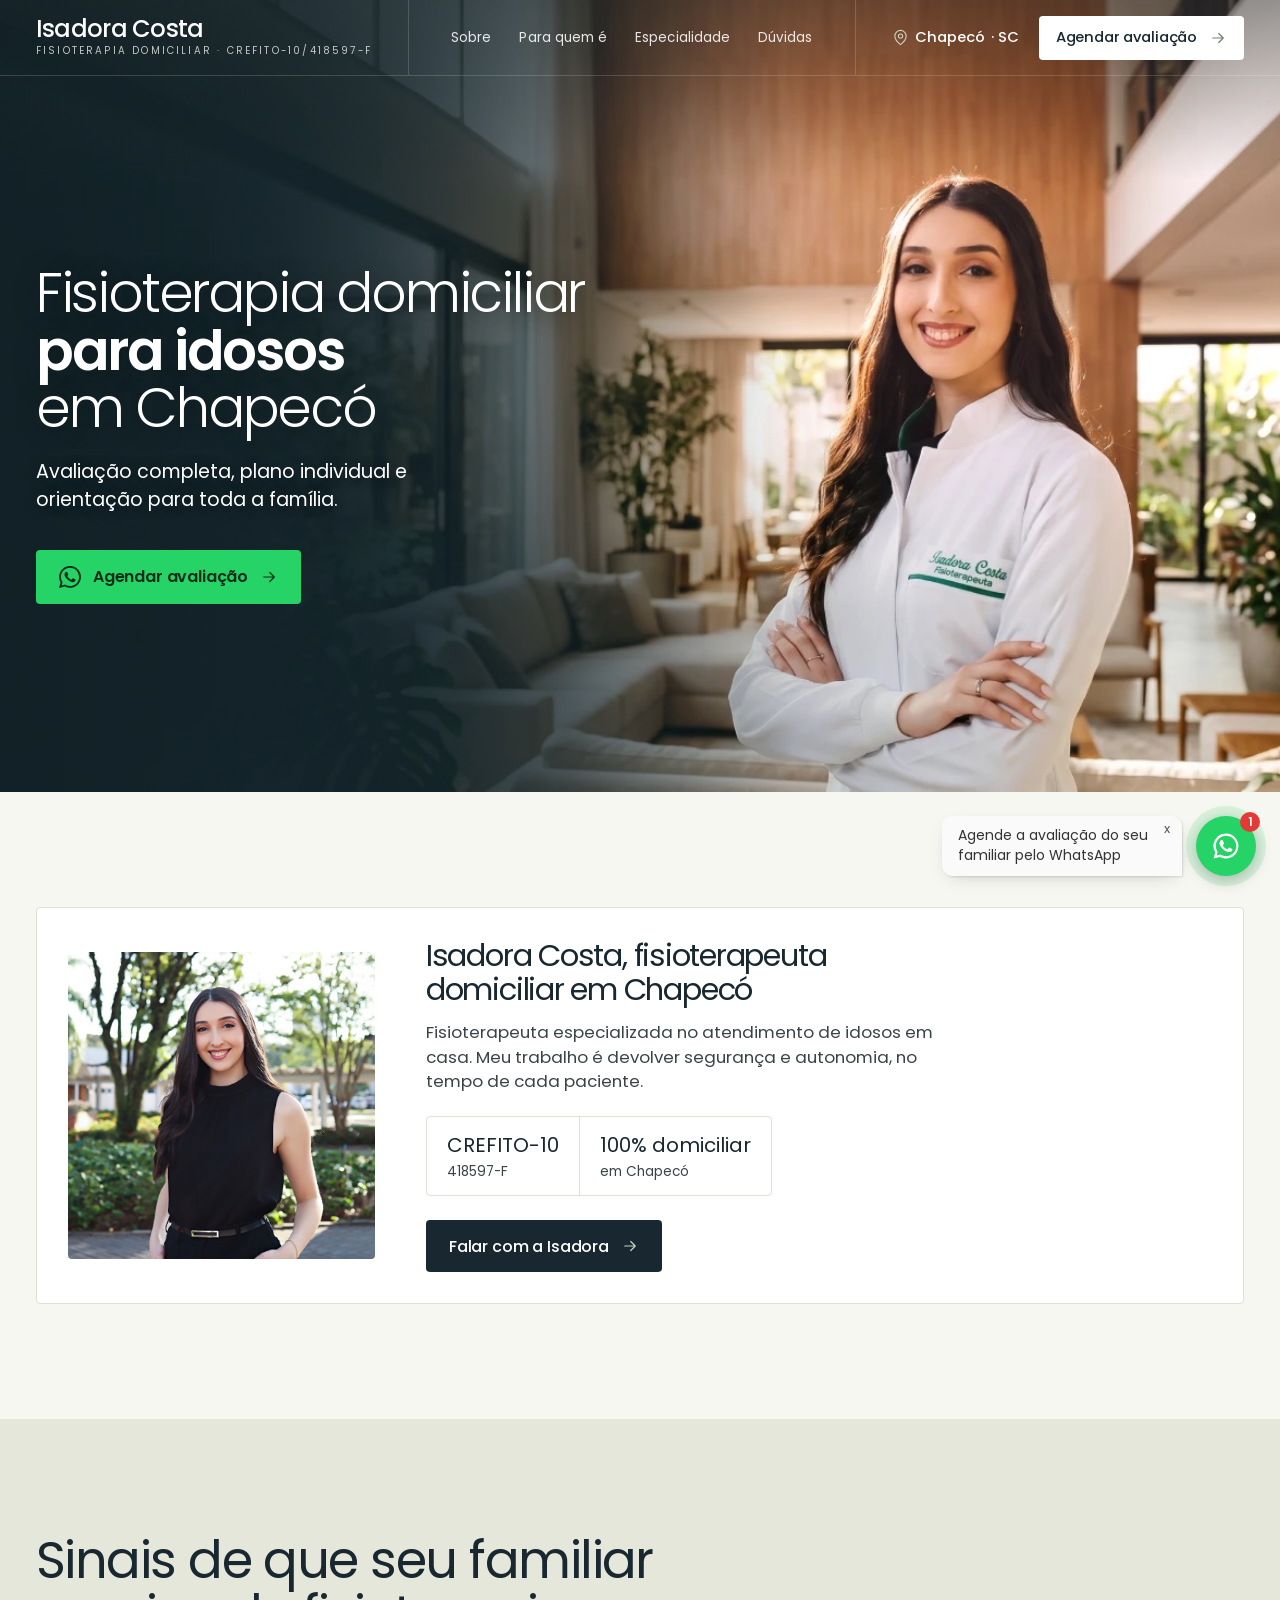
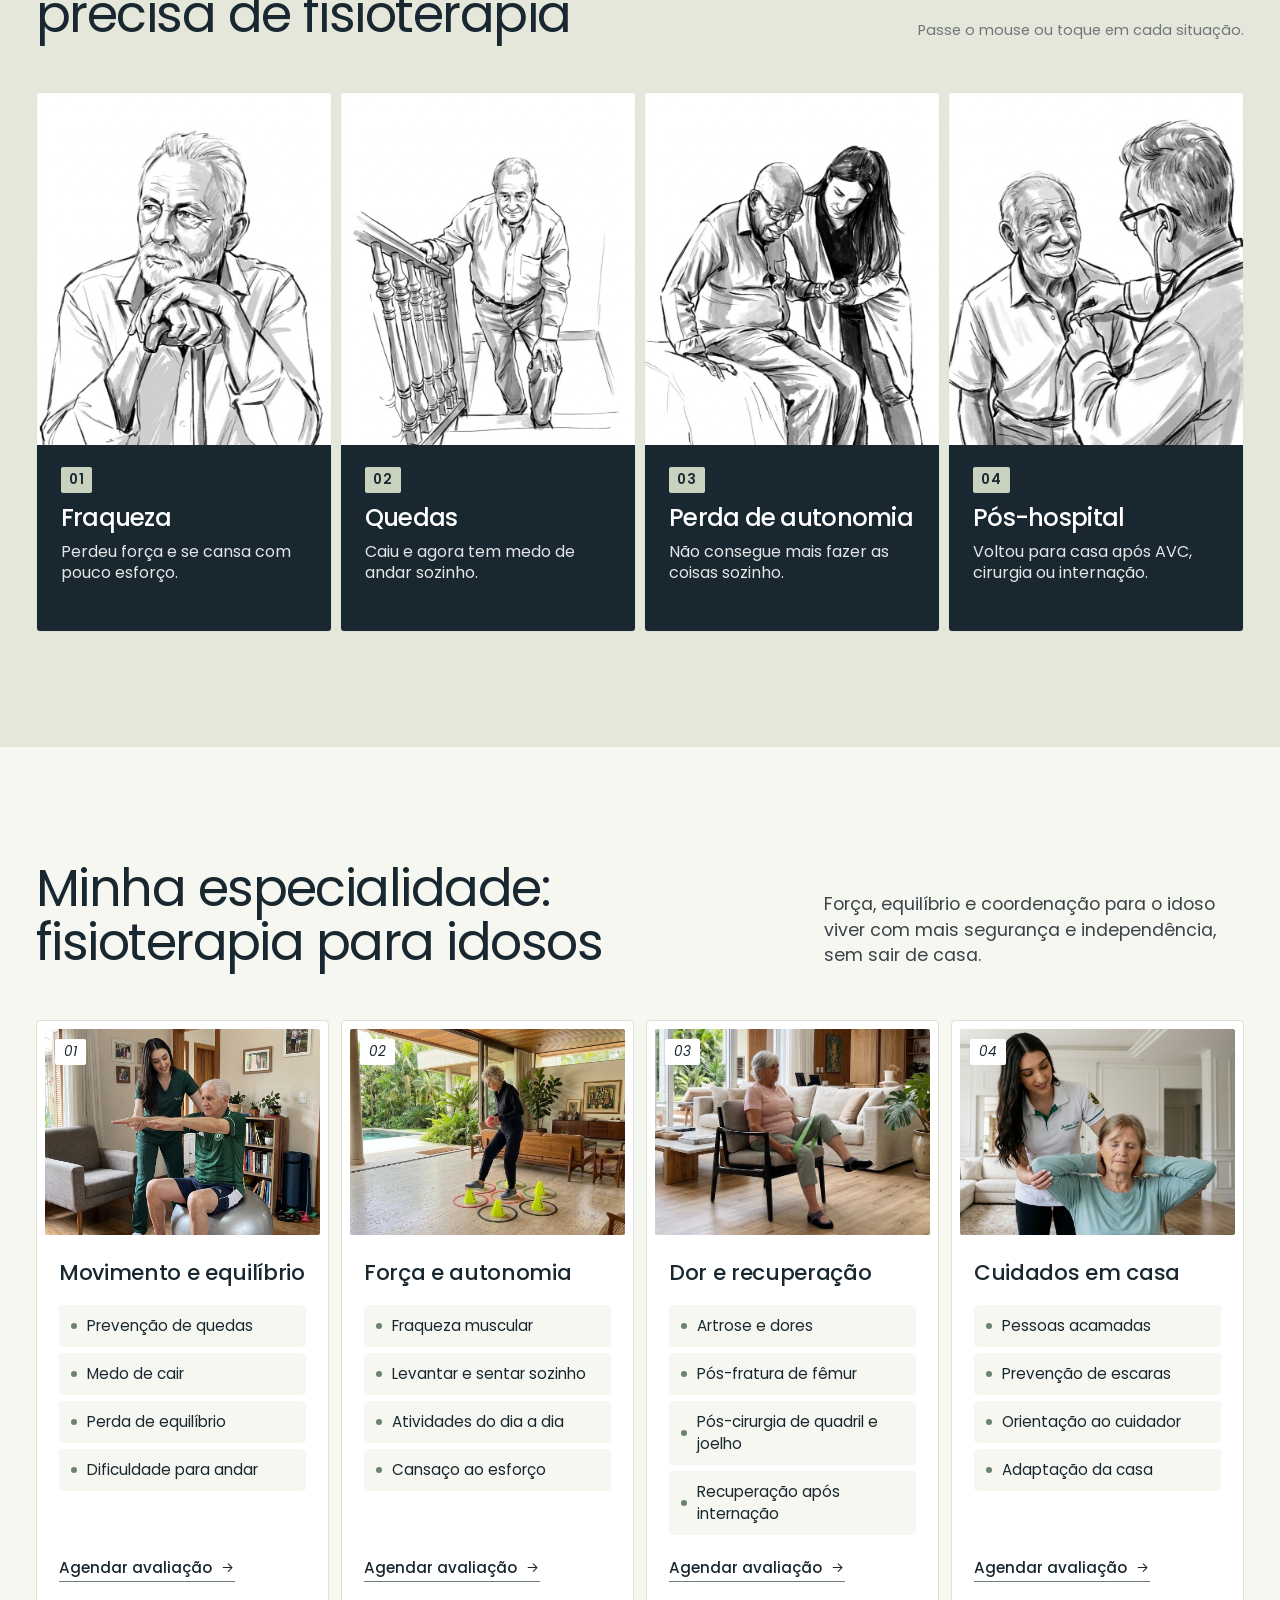
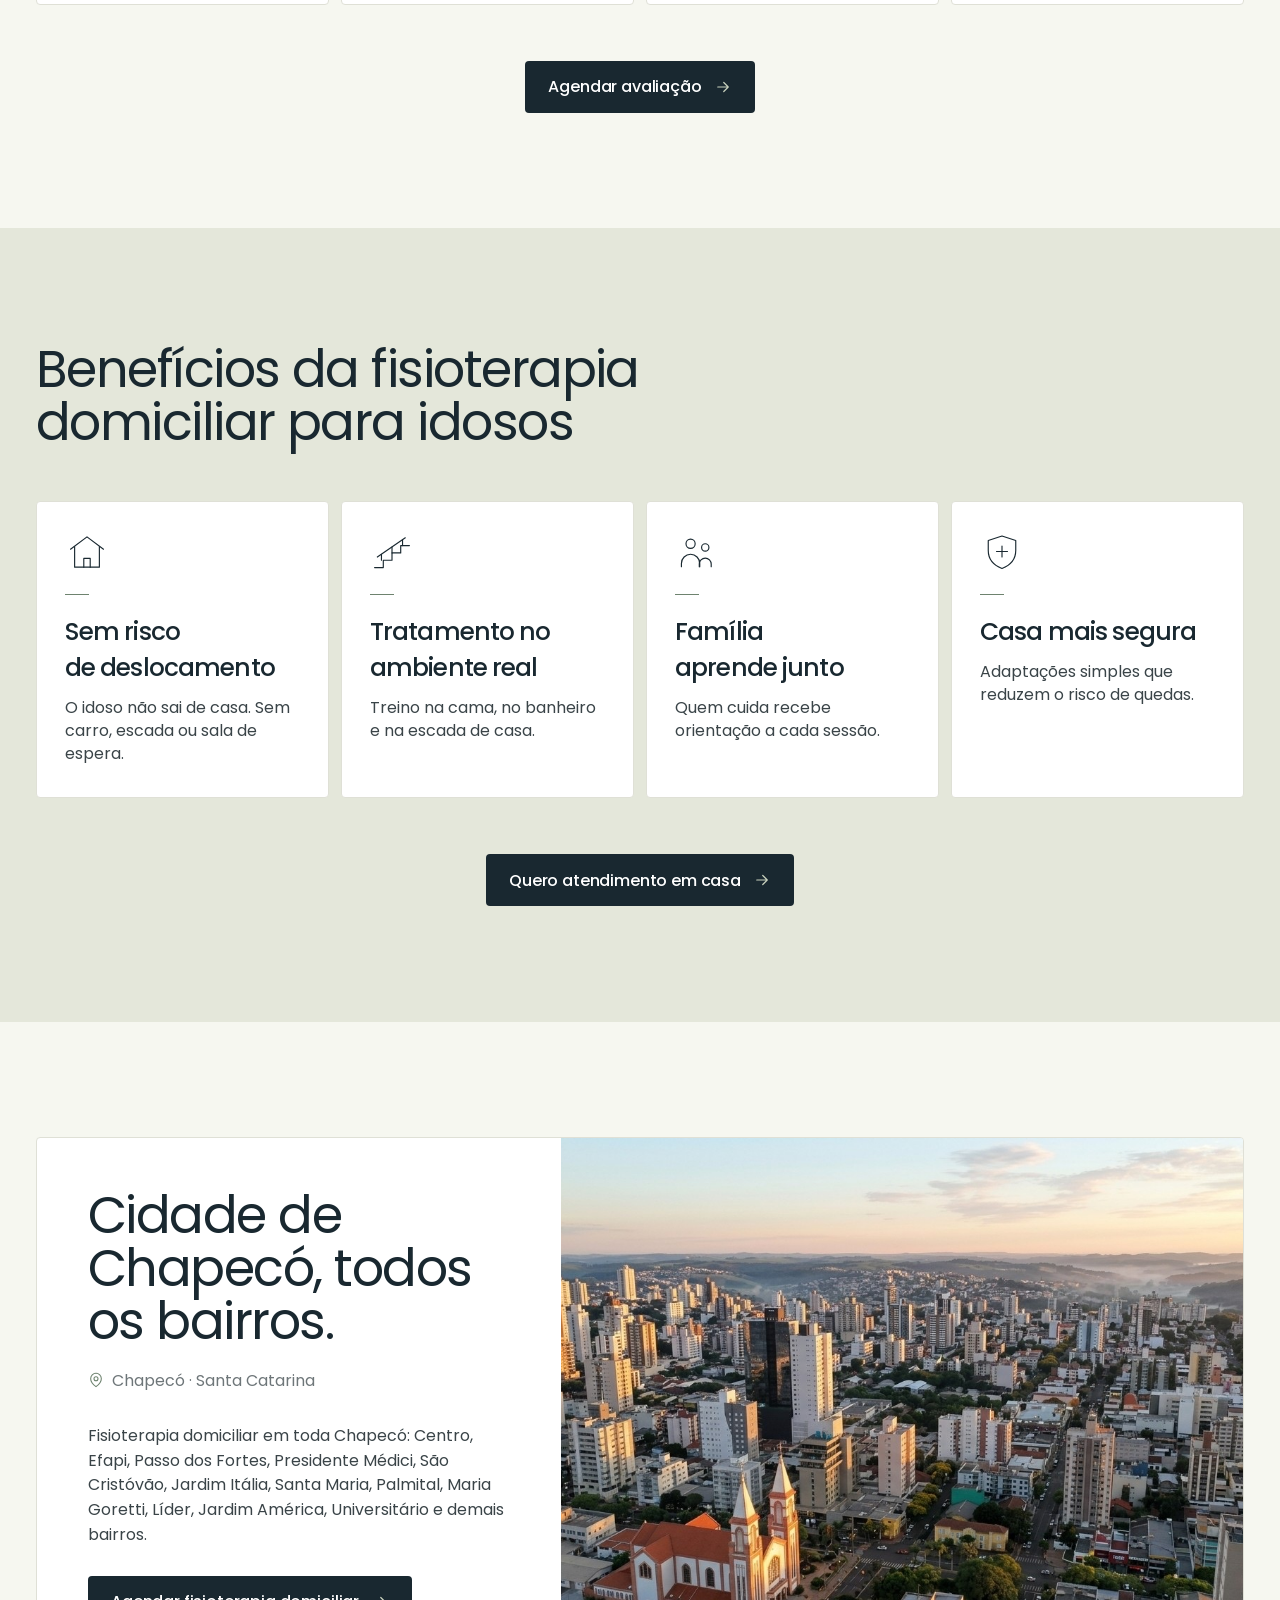
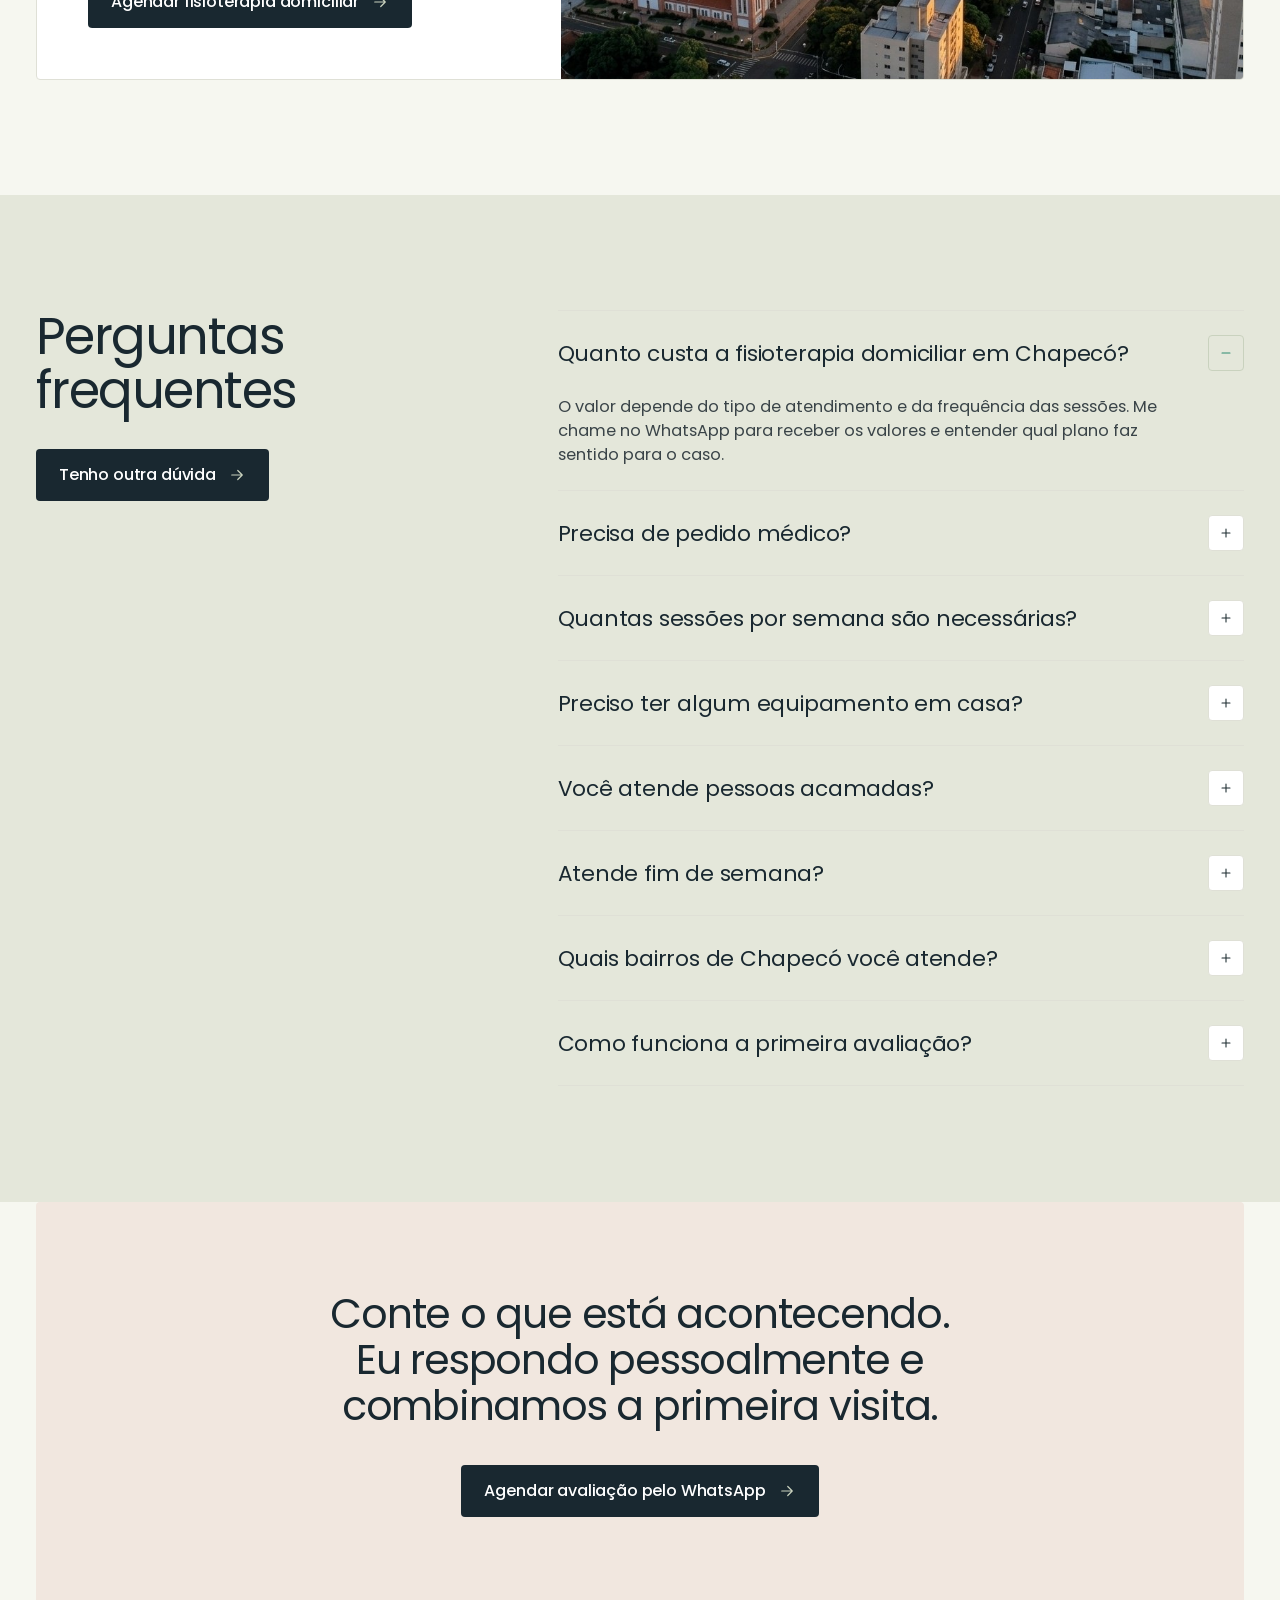
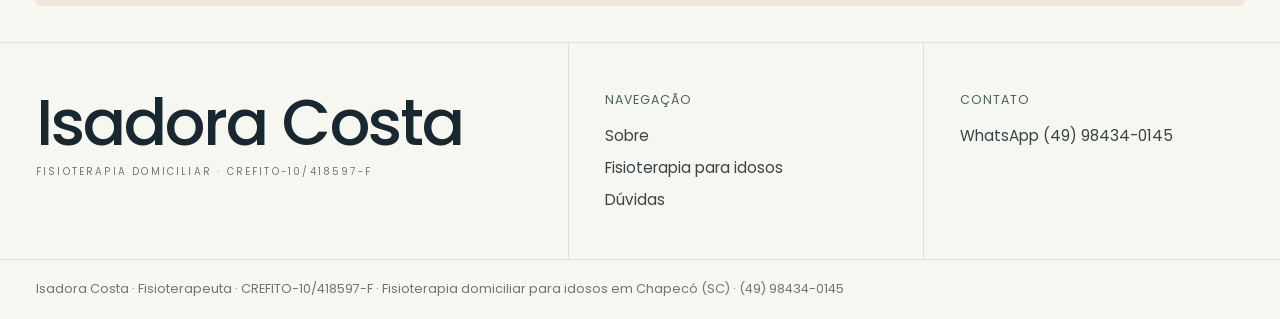
<file: index.html>
<!doctype html>
<html lang="pt-BR">
<head>
  <meta charset="utf-8">
  <meta name="viewport" content="width=device-width, initial-scale=1">
  <title>Fisioterapia Domiciliar para Idosos em Chapecó | Isadora Costa</title>
  <meta name="description" content="Fisioterapeuta domiciliar em Chapecó (SC). Idosos atendidos em casa: quedas, fraqueza, equilíbrio e pós-hospital. Agende a avaliação pelo WhatsApp.">
  <meta name="robots" content="index, follow, max-image-preview:large">
  <meta name="author" content="Isadora Costa">
  <link rel="canonical" href="https://fisioisadoracosta.com.br/">
  <meta name="theme-color" content="#F6F7F0">

  <!-- Local -->
  <meta name="geo.region" content="BR-SC">
  <meta name="geo.placename" content="Chapecó">
  <meta name="geo.position" content="-27.1004;-52.6152">
  <meta name="ICBM" content="-27.1004, -52.6152">

  <!-- Compartilhamento -->
  <meta property="og:type" content="website">
  <meta property="og:locale" content="pt_BR">
  <meta property="og:site_name" content="Isadora Costa · Fisioterapia Domiciliar">
  <meta property="og:url" content="https://fisioisadoracosta.com.br/">
  <meta property="og:title" content="Fisioterapia Domiciliar para Idosos em Chapecó | Isadora Costa">
  <meta property="og:description" content="Atendimento de fisioterapia para idosos em casa, em todos os bairros de Chapecó. Agende a avaliação pelo WhatsApp.">
  <meta property="og:image" content="https://fisioisadoracosta.com.br/img/hero-isadora.jpg">
  <meta property="og:image:width" content="1440">
  <meta property="og:image:height" content="728">
  <meta property="og:image:alt" content="Isadora Costa, fisioterapeuta domiciliar em Chapecó">
  <meta name="twitter:card" content="summary_large_image">

  <link rel="icon" href="/favicon.ico" sizes="48x48">
  <link rel="icon" href="/favicon-96.png" type="image/png" sizes="96x96">
  <link rel="icon" href="/favicon-192.png" type="image/png" sizes="192x192">
  <link rel="apple-touch-icon" href="/apple-touch-icon.png">
  <link rel="preload" as="image" href="img/hero-isadora.jpg?v=3" media="(min-width: 801px)" fetchpriority="high">
  <link rel="preload" as="image" href="img/hero-isadora-mobile.jpg" media="(max-width: 800px)" fetchpriority="high">
  <link rel="preconnect" href="https://fonts.googleapis.com">
  <link rel="preconnect" href="https://fonts.gstatic.com" crossorigin>
  <link href="https://fonts.googleapis.com/css2?family=Poppins:ital,wght@0,300;0,400;0,500;0,600;1,400&display=swap" rel="stylesheet">
  <link rel="stylesheet" href="style.css?v=59">

  <script type="application/ld+json">
  {
    "@context": "https://schema.org",
    "@graph": [
      {
        "@type": "WebSite",
        "@id": "https://fisioisadoracosta.com.br/#website",
        "url": "https://fisioisadoracosta.com.br/",
        "name": "Isadora Costa · Fisioterapia Domiciliar",
        "inLanguage": "pt-BR"
      },
      {
        "@type": "WebPage",
        "@id": "https://fisioisadoracosta.com.br/#webpage",
        "url": "https://fisioisadoracosta.com.br/",
        "name": "Fisioterapia Domiciliar para Idosos em Chapecó (SC) | Isadora Costa",
        "isPartOf": {
          "@id": "https://fisioisadoracosta.com.br/#website"
        },
        "about": {
          "@id": "https://fisioisadoracosta.com.br/#negocio"
        },
        "primaryImageOfPage": "https://fisioisadoracosta.com.br/img/hero-isadora.jpg",
        "inLanguage": "pt-BR"
      },
      {
        "@type": [
          "Physiotherapy",
          "MedicalBusiness"
        ],
        "@id": "https://fisioisadoracosta.com.br/#negocio",
        "name": "Isadora Costa · Fisioterapia Domiciliar",
        "description": "Fisioterapia domiciliar para idosos em Chapecó (SC). Atendimento em casa com avaliação completa, plano individual e orientação para a família.",
        "url": "https://fisioisadoracosta.com.br/",
        "logo": "https://fisioisadoracosta.com.br/logo-ic.png",
        "image": [
          "https://fisioisadoracosta.com.br/img/hero-isadora.jpg",
          "https://fisioisadoracosta.com.br/img/isadora-retrato.jpg"
        ],
        "telephone": "+55-49-98434-0145",
        "address": {
          "@type": "PostalAddress",
          "addressLocality": "Chapecó",
          "addressRegion": "SC",
          "addressCountry": "BR"
        },
        "geo": {
          "@type": "GeoCoordinates",
          "latitude": -27.1004,
          "longitude": -52.6152
        },
        "areaServed": {
          "@type": "City",
          "name": "Chapecó",
          "sameAs": "https://pt.wikipedia.org/wiki/Chapec%C3%B3"
        },
        "medicalSpecialty": [
          "Geriatric",
          "Physiotherapy"
        ],
        "contactPoint": {
          "@type": "ContactPoint",
          "telephone": "+55-49-98434-0145",
          "contactType": "agendamento",
          "areaServed": "BR",
          "availableLanguage": "Portuguese"
        },
        "founder": {
          "@id": "https://fisioisadoracosta.com.br/#isadora"
        },
        "employee": {
          "@id": "https://fisioisadoracosta.com.br/#isadora"
        },
        "hasOfferCatalog": {
          "@type": "OfferCatalog",
          "name": "Fisioterapia domiciliar para idosos",
          "itemListElement": [
            {
              "@type": "Offer",
              "itemOffered": {
                "@type": "Service",
                "name": "Prevenção de quedas",
                "areaServed": {
                  "@type": "City",
                  "name": "Chapecó",
                  "sameAs": "https://pt.wikipedia.org/wiki/Chapec%C3%B3"
                }
              }
            },
            {
              "@type": "Offer",
              "itemOffered": {
                "@type": "Service",
                "name": "Medo de cair",
                "areaServed": {
                  "@type": "City",
                  "name": "Chapecó",
                  "sameAs": "https://pt.wikipedia.org/wiki/Chapec%C3%B3"
                }
              }
            },
            {
              "@type": "Offer",
              "itemOffered": {
                "@type": "Service",
                "name": "Perda de equilíbrio",
                "areaServed": {
                  "@type": "City",
                  "name": "Chapecó",
                  "sameAs": "https://pt.wikipedia.org/wiki/Chapec%C3%B3"
                }
              }
            },
            {
              "@type": "Offer",
              "itemOffered": {
                "@type": "Service",
                "name": "Dificuldade para andar",
                "areaServed": {
                  "@type": "City",
                  "name": "Chapecó",
                  "sameAs": "https://pt.wikipedia.org/wiki/Chapec%C3%B3"
                }
              }
            },
            {
              "@type": "Offer",
              "itemOffered": {
                "@type": "Service",
                "name": "Fraqueza muscular",
                "areaServed": {
                  "@type": "City",
                  "name": "Chapecó",
                  "sameAs": "https://pt.wikipedia.org/wiki/Chapec%C3%B3"
                }
              }
            },
            {
              "@type": "Offer",
              "itemOffered": {
                "@type": "Service",
                "name": "Levantar e sentar sozinho",
                "areaServed": {
                  "@type": "City",
                  "name": "Chapecó",
                  "sameAs": "https://pt.wikipedia.org/wiki/Chapec%C3%B3"
                }
              }
            },
            {
              "@type": "Offer",
              "itemOffered": {
                "@type": "Service",
                "name": "Atividades do dia a dia",
                "areaServed": {
                  "@type": "City",
                  "name": "Chapecó",
                  "sameAs": "https://pt.wikipedia.org/wiki/Chapec%C3%B3"
                }
              }
            },
            {
              "@type": "Offer",
              "itemOffered": {
                "@type": "Service",
                "name": "Cansaço ao esforço",
                "areaServed": {
                  "@type": "City",
                  "name": "Chapecó",
                  "sameAs": "https://pt.wikipedia.org/wiki/Chapec%C3%B3"
                }
              }
            },
            {
              "@type": "Offer",
              "itemOffered": {
                "@type": "Service",
                "name": "Artrose e dores",
                "areaServed": {
                  "@type": "City",
                  "name": "Chapecó",
                  "sameAs": "https://pt.wikipedia.org/wiki/Chapec%C3%B3"
                }
              }
            },
            {
              "@type": "Offer",
              "itemOffered": {
                "@type": "Service",
                "name": "Pós-fratura de fêmur",
                "areaServed": {
                  "@type": "City",
                  "name": "Chapecó",
                  "sameAs": "https://pt.wikipedia.org/wiki/Chapec%C3%B3"
                }
              }
            },
            {
              "@type": "Offer",
              "itemOffered": {
                "@type": "Service",
                "name": "Pós-cirurgia de quadril e joelho",
                "areaServed": {
                  "@type": "City",
                  "name": "Chapecó",
                  "sameAs": "https://pt.wikipedia.org/wiki/Chapec%C3%B3"
                }
              }
            },
            {
              "@type": "Offer",
              "itemOffered": {
                "@type": "Service",
                "name": "Recuperação após internação",
                "areaServed": {
                  "@type": "City",
                  "name": "Chapecó",
                  "sameAs": "https://pt.wikipedia.org/wiki/Chapec%C3%B3"
                }
              }
            },
            {
              "@type": "Offer",
              "itemOffered": {
                "@type": "Service",
                "name": "Pessoas acamadas",
                "areaServed": {
                  "@type": "City",
                  "name": "Chapecó",
                  "sameAs": "https://pt.wikipedia.org/wiki/Chapec%C3%B3"
                }
              }
            },
            {
              "@type": "Offer",
              "itemOffered": {
                "@type": "Service",
                "name": "Prevenção de escaras",
                "areaServed": {
                  "@type": "City",
                  "name": "Chapecó",
                  "sameAs": "https://pt.wikipedia.org/wiki/Chapec%C3%B3"
                }
              }
            },
            {
              "@type": "Offer",
              "itemOffered": {
                "@type": "Service",
                "name": "Orientação ao cuidador",
                "areaServed": {
                  "@type": "City",
                  "name": "Chapecó",
                  "sameAs": "https://pt.wikipedia.org/wiki/Chapec%C3%B3"
                }
              }
            },
            {
              "@type": "Offer",
              "itemOffered": {
                "@type": "Service",
                "name": "Adaptação da casa",
                "areaServed": {
                  "@type": "City",
                  "name": "Chapecó",
                  "sameAs": "https://pt.wikipedia.org/wiki/Chapec%C3%B3"
                }
              }
            }
          ]
        }
      },
      {
        "@type": "Person",
        "@id": "https://fisioisadoracosta.com.br/#isadora",
        "name": "Isadora Costa",
        "jobTitle": "Fisioterapeuta",
        "image": "https://fisioisadoracosta.com.br/img/isadora-retrato.jpg",
        "worksFor": {
          "@id": "https://fisioisadoracosta.com.br/#negocio"
        },
        "hasCredential": {
          "@type": "EducationalOccupationalCredential",
          "credentialCategory": "Registro profissional",
          "name": "CREFITO-10/418597-F",
          "recognizedBy": {
            "@type": "Organization",
            "name": "CREFITO-10"
          }
        },
        "knowsAbout": [
          "Fisioterapia geriátrica",
          "Fisioterapia domiciliar",
          "Prevenção de quedas em idosos",
          "Reabilitação pós-hospitalar"
        ]
      },
      {
        "@type": "FAQPage",
        "@id": "https://fisioisadoracosta.com.br/#faq",
        "mainEntity": [
          {
            "@type": "Question",
            "name": "Quanto custa a fisioterapia domiciliar em Chapecó?",
            "acceptedAnswer": {
              "@type": "Answer",
              "text": "O valor depende do tipo de atendimento e da frequência das sessões. Me chame no WhatsApp para receber os valores e entender qual plano faz sentido para o caso."
            }
          },
          {
            "@type": "Question",
            "name": "Precisa de pedido médico?",
            "acceptedAnswer": {
              "@type": "Answer",
              "text": "Não é obrigatório para iniciar. Mas, se o paciente tiver encaminhamento, exames ou relatório de alta, eles ajudam muito na avaliação."
            }
          },
          {
            "@type": "Question",
            "name": "Quantas sessões por semana são necessárias?",
            "acceptedAnswer": {
              "@type": "Answer",
              "text": "Depende do caso. Na avaliação, eu indico a frequência ideal. Em geral, varia de 2 a 5 sessões por semana."
            }
          },
          {
            "@type": "Question",
            "name": "Preciso ter algum equipamento em casa?",
            "acceptedAnswer": {
              "@type": "Answer",
              "text": "Não. Eu levo o material necessário para as sessões. Se for útil ter algum item em casa, eu oriento antes da compra."
            }
          },
          {
            "@type": "Question",
            "name": "Você atende pessoas acamadas?",
            "acceptedAnswer": {
              "@type": "Answer",
              "text": "Sim. O atendimento domiciliar é especialmente indicado para quem não pode sair da cama ou de casa."
            }
          },
          {
            "@type": "Question",
            "name": "Atende fim de semana?",
            "acceptedAnswer": {
              "@type": "Answer",
              "text": "Sob consulta. Me chame no WhatsApp para verificar a disponibilidade de horários no fim de semana."
            }
          },
          {
            "@type": "Question",
            "name": "Quais bairros de Chapecó você atende?",
            "acceptedAnswer": {
              "@type": "Answer",
              "text": "Atendo em todos os bairros de Chapecó (SC), do Centro ao Efapi, Passo dos Fortes, Presidente Médici, São Cristóvão e demais regiões da cidade. A fisioterapeuta vai até a casa do paciente."
            }
          },
          {
            "@type": "Question",
            "name": "Como funciona a primeira avaliação?",
            "acceptedAnswer": {
              "@type": "Answer",
              "text": "Na primeira visita, avalio força, equilíbrio, marcha, dor e o ambiente da casa. A partir disso, monto um plano de tratamento individual e oriento a família sobre os cuidados do dia a dia."
            }
          }
        ]
      }
    ]
  }
  </script>
</head>
<body>

<a class="skip" href="#conteudo">Pular para o conteúdo</a>

<svg width="0" height="0" style="position:absolute" aria-hidden="true">
  <symbol id="i-arrow" viewBox="0 0 24 24"><path d="M5 12h14M13 6l6 6-6 6"/></symbol>
  <symbol id="i-pin" viewBox="0 0 24 24"><path d="M20 10c0 6-8 12-8 12s-8-6-8-12a8 8 0 0 1 16 0Z"/><circle cx="12" cy="10" r="3"/></symbol>
  <!-- Ícones da marca: traço fino e geométrico -->
  <symbol id="il-chair" viewBox="0 0 48 48"><path d="M6 21 24 7.5 42 21"/><path d="M10.5 18v22.5h27V18"/><path d="M20.5 40.5v-9.5h7v9.5"/></symbol>
  <symbol id="il-stairs" viewBox="0 0 48 48"><path d="M5 41h9.5v-8h9.5v-8h9.5v-8H43"/><path d="M8 29.5 38.5 8.5"/><path d="M12.5 26.4v6.6M24 18.5v6.5M35.5 10.6v6.4"/></symbol>
  <symbol id="il-family" viewBox="0 0 48 48"><circle cx="17" cy="15" r="5"/><path d="M7 40v-3.5a10 10 0 0 1 20 0V40"/><circle cx="33" cy="19" r="4"/><path d="M26.5 40v-2.8a6.5 6.5 0 0 1 13 0V40"/></symbol>
  <symbol id="il-house" viewBox="0 0 48 48"><path d="M24 6.5 39 11.5v10.8c0 9.4-6.3 16.2-15 19.7-8.7-3.5-15-10.3-15-19.7V11.5z"/><path d="M24 17.5v12M18 23.5h12"/></symbol>
  <symbol id="i-wa-logo" viewBox="0 0 24 24"><path fill="currentColor" stroke="none" d="M17.472 14.382c-.297-.149-1.758-.867-2.03-.967-.273-.099-.471-.148-.67.15-.197.297-.767.966-.94 1.164-.173.199-.347.223-.644.075-.297-.15-1.255-.463-2.39-1.475-.883-.788-1.48-1.761-1.653-2.059-.173-.297-.018-.458.13-.606.134-.133.298-.347.446-.52.149-.174.198-.298.298-.497.099-.198.05-.371-.025-.52-.075-.149-.669-1.612-.916-2.207-.242-.579-.487-.5-.669-.51-.173-.008-.371-.01-.57-.01-.198 0-.52.074-.792.372-.272.297-1.04 1.016-1.04 2.479 0 1.462 1.065 2.875 1.213 3.074.149.198 2.096 3.2 5.077 4.487.709.306 1.262.489 1.694.625.712.227 1.36.195 1.871.118.571-.085 1.758-.719 2.006-1.413.248-.694.248-1.289.173-1.413-.074-.124-.272-.198-.57-.347m-5.421 7.403h-.004a9.87 9.87 0 01-5.031-1.378l-.361-.214-3.741.982.998-3.648-.235-.374a9.86 9.86 0 01-1.51-5.26c.001-5.45 4.436-9.884 9.888-9.884 2.64 0 5.122 1.03 6.988 2.898a9.825 9.825 0 012.893 6.994c-.003 5.45-4.437 9.884-9.885 9.884m8.413-18.297A11.815 11.815 0 0012.05 0C5.495 0 .16 5.335.157 11.892c0 2.096.547 4.142 1.588 5.945L.057 24l6.305-1.654a11.882 11.882 0 005.683 1.448h.005c6.554 0 11.89-5.335 11.893-11.893a11.821 11.821 0 00-3.48-8.413Z"/></symbol>
</svg>

<!-- ============ CABEÇALHO ============ -->
<header class="header" id="topo">
  <a href="#topo" class="logo" aria-label="Isadora Costa Fisioterapia, início">
    <span class="logo__name">Isadora Costa</span>
    <span class="logo__tag"><span class="hide-sm">Fisioterapia domiciliar · </span>CREFITO-10/418597-F</span>
  </a>
  <nav class="nav" aria-label="Principal">
    <a href="#sobre">Sobre</a>
    <a href="#para-quem">Para quem é</a>
    <a href="#areas">Especialidade</a>
    <a href="#duvidas">Dúvidas</a>
  </nav>
  <div class="header__cta">
    <span class="header__loc"><svg><use href="#i-pin"/></svg>Chapecó<span class="hide-sm"> · SC</span></span>
    <a class="btn btn--dark" aria-label="Agendar avaliação pelo WhatsApp" data-wa href="https://wa.me/5549984340145?text=Ol%C3%A1%2C%20Isadora!%20Vim%20pelo%20site%20e%20gostaria%20de%20agendar%20uma%20avalia%C3%A7%C3%A3o%20fisioterap%C3%AAutica%20domiciliar%20para%20o%20meu%20familiar%20idoso.%20Poderia%20me%20passar%20mais%20informa%C3%A7%C3%B5es%20sobre%20o%20atendimento%20e%20os%20hor%C3%A1rios%20dispon%C3%ADveis%3F" target="_blank" rel="noopener">
      <span class="btn__label">Agendar<span class="hide-sm"> avaliação</span></span><svg class="btn__icon"><use href="#i-arrow"/></svg>
    </a>
  </div>
</header>

<main id="conteudo">

<!-- ============ 1. HERO ============ -->
<section class="hero">
  <picture>
    <source media="(max-width: 800px)" srcset="img/hero-isadora-mobile.jpg" width="787" height="1400">
    <img class="hero__img" src="img/hero-isadora.jpg?v=3" width="1440" height="728" alt="Isadora Costa, fisioterapeuta domiciliar em Chapecó, de jaleco branco e braços cruzados" fetchpriority="high">
  </picture>
  <div class="hero__text">
    <h1><span class="l">Fisioterapia domiciliar</span> <span class="l"><strong>para idosos</strong></span> <span class="l">em Chapecó</span></h1>
    <p>Avaliação completa, plano individual e orientação para toda a família.</p>
    <a class="btn btn--wa" data-wa href="https://wa.me/5549984340145?text=Ol%C3%A1%2C%20Isadora!%20Vim%20pelo%20site%20e%20gostaria%20de%20agendar%20uma%20avalia%C3%A7%C3%A3o%20fisioterap%C3%AAutica%20domiciliar%20para%20o%20meu%20familiar%20idoso.%20Poderia%20me%20passar%20mais%20informa%C3%A7%C3%B5es%20sobre%20o%20atendimento%20e%20os%20hor%C3%A1rios%20dispon%C3%ADveis%3F" target="_blank" rel="noopener">
      <svg class="btn__wa"><use href="#i-wa-logo"/></svg><span class="btn__label">Agendar avaliação</span><svg class="btn__icon"><use href="#i-arrow"/></svg>
    </a>
  </div>
</section>

<!-- ============ 2. SOBRE ============ -->
<section class="section" id="sobre">
  <div class="container">
    <div class="about">
      <img class="about__photo" src="img/isadora-retrato.jpg?v=2" width="835" height="1300" loading="lazy" decoding="async" alt="Retrato de Isadora Costa, fisioterapeuta domiciliar em Chapecó">
      <div class="about__body">
        <h2 class="about__title">Isadora Costa, <em>fisioterapeuta domiciliar</em> em Chapecó</h2>
        <p>Fisioterapeuta especializada no atendimento de idosos em casa. Meu trabalho é devolver segurança e autonomia, no tempo de cada paciente.</p>
        <ul class="facts">
          <li><strong>CREFITO-10</strong><span>418597-F</span></li>
          <li><strong>100% domiciliar</strong><span>em Chapecó</span></li>
        </ul>
        <a class="btn btn--dark" data-wa href="https://wa.me/5549984340145?text=Ol%C3%A1%2C%20Isadora!%20Vim%20pelo%20site%20e%20gostaria%20de%20agendar%20uma%20avalia%C3%A7%C3%A3o%20fisioterap%C3%AAutica%20domiciliar%20para%20o%20meu%20familiar%20idoso.%20Poderia%20me%20passar%20mais%20informa%C3%A7%C3%B5es%20sobre%20o%20atendimento%20e%20os%20hor%C3%A1rios%20dispon%C3%ADveis%3F" target="_blank" rel="noopener">
          <span class="btn__label">Falar com a Isadora</span><svg class="btn__icon"><use href="#i-arrow"/></svg>
        </a>
      </div>
    </div>
  </div>
</section>

<!-- ============ 3. PARA QUEM É ============ -->
<section class="section section--white" id="para-quem">
  <div class="container">
    <div class="head-row">
      <div>
        <h2 class="title">Sinais de que seu familiar <em>precisa de fisioterapia</em></h2>
      </div>
      <p class="head-row__aside">Passe o mouse ou toque em cada situação.</p>
    </div>

    <div class="pains">
      <a class="pain" data-wa href="https://wa.me/5549984340145?text=Ol%C3%A1%2C%20Isadora!%20Vim%20pelo%20site%20e%20gostaria%20de%20agendar%20uma%20avalia%C3%A7%C3%A3o%20fisioterap%C3%AAutica%20domiciliar%20para%20o%20meu%20familiar%20idoso.%20Poderia%20me%20passar%20mais%20informa%C3%A7%C3%B5es%20sobre%20o%20atendimento%20e%20os%20hor%C3%A1rios%20dispon%C3%ADveis%3F" target="_blank" rel="noopener">
        <img src="img/sinal-1.jpg?v=2" width="896" height="1200" loading="lazy" decoding="async" alt="Ilustração de um senhor idoso com as mãos apoiadas na bengala">
        <div class="pain__body">
          <span class="pain__num">01</span>
          <h3>Fraqueza</h3>
          <p>Perdeu força e se cansa com pouco esforço.</p>
          <span class="pain__link">Agendar avaliação <svg><use href="#i-arrow"/></svg></span>
        </div>
      </a>
      <a class="pain" data-wa href="https://wa.me/5549984340145?text=Ol%C3%A1%2C%20Isadora!%20Vim%20pelo%20site%20e%20gostaria%20de%20agendar%20uma%20avalia%C3%A7%C3%A3o%20fisioterap%C3%AAutica%20domiciliar%20para%20o%20meu%20familiar%20idoso.%20Poderia%20me%20passar%20mais%20informa%C3%A7%C3%B5es%20sobre%20o%20atendimento%20e%20os%20hor%C3%A1rios%20dispon%C3%ADveis%3F" target="_blank" rel="noopener">
        <img src="img/sinal-2.jpg" width="896" height="1200" loading="lazy" decoding="async" alt="Ilustração de um senhor idoso subindo a escada apoiado no corrimão">
        <div class="pain__body">
          <span class="pain__num">02</span>
          <h3>Quedas</h3>
          <p>Caiu e agora tem medo de andar sozinho.</p>
          <span class="pain__link">Agendar avaliação <svg><use href="#i-arrow"/></svg></span>
        </div>
      </a>
      <a class="pain" data-wa href="https://wa.me/5549984340145?text=Ol%C3%A1%2C%20Isadora!%20Vim%20pelo%20site%20e%20gostaria%20de%20agendar%20uma%20avalia%C3%A7%C3%A3o%20fisioterap%C3%AAutica%20domiciliar%20para%20o%20meu%20familiar%20idoso.%20Poderia%20me%20passar%20mais%20informa%C3%A7%C3%B5es%20sobre%20o%20atendimento%20e%20os%20hor%C3%A1rios%20dispon%C3%ADveis%3F" target="_blank" rel="noopener">
        <img src="img/sinal-4.jpg" width="896" height="1200" loading="lazy" decoding="async" alt="Ilustração de uma fisioterapeuta ajudando um senhor idoso a se levantar da cama">
        <div class="pain__body">
          <span class="pain__num">03</span>
          <h3>Perda de autonomia</h3>
          <p>Não consegue mais fazer as coisas sozinho.</p>
          <span class="pain__link">Agendar avaliação <svg><use href="#i-arrow"/></svg></span>
        </div>
      </a>
      <a class="pain" data-wa href="https://wa.me/5549984340145?text=Ol%C3%A1%2C%20Isadora!%20Vim%20pelo%20site%20e%20gostaria%20de%20agendar%20uma%20avalia%C3%A7%C3%A3o%20fisioterap%C3%AAutica%20domiciliar%20para%20o%20meu%20familiar%20idoso.%20Poderia%20me%20passar%20mais%20informa%C3%A7%C3%B5es%20sobre%20o%20atendimento%20e%20os%20hor%C3%A1rios%20dispon%C3%ADveis%3F" target="_blank" rel="noopener">
        <img src="img/sinal-3.jpg" width="896" height="1200" loading="lazy" decoding="async" alt="Ilustração de um senhor idoso sorrindo durante uma avaliação">
        <div class="pain__body">
          <span class="pain__num">04</span>
          <h3>Pós-hospital</h3>
          <p>Voltou para casa após AVC, cirurgia ou internação.</p>
          <span class="pain__link">Agendar avaliação <svg><use href="#i-arrow"/></svg></span>
        </div>
      </a>
    </div>
  </div>
</section>

<!-- ============ 4. ÁREAS ============ -->
<section class="section" id="areas">
  <div class="container">
    <div class="care-head">
      <h2 class="title">Minha especialidade: <em>fisioterapia para idosos</em></h2>
      <p>Força, equilíbrio e coordenação para o idoso viver com mais segurança e independência, sem sair de casa.</p>
    </div>

    <div class="ccards">
      <article class="ccard">
        <div class="ccard__media"><img class="ccard__img--equilibrio" src="img/isadora-atendimento.jpg" width="1400" height="781" loading="lazy" decoding="async" alt="Isadora Costa orientando um paciente idoso em exercício de equilíbrio na bola suíça"><span class="ccard__num">01</span></div>
        <div class="ccard__body">
          <h3>Movimento e equilíbrio</h3>
          <ul class="conds"><li>Prevenção de quedas</li><li>Medo de cair</li><li>Perda de equilíbrio</li><li>Dificuldade para andar</li></ul>
          <a class="ccard__link" data-wa href="https://wa.me/5549984340145?text=Ol%C3%A1%2C%20Isadora!%20Vim%20pelo%20site%20e%20gostaria%20de%20agendar%20uma%20avalia%C3%A7%C3%A3o%20fisioterap%C3%AAutica%20domiciliar%20para%20o%20meu%20familiar%20idoso.%20Poderia%20me%20passar%20mais%20informa%C3%A7%C3%B5es%20sobre%20o%20atendimento%20e%20os%20hor%C3%A1rios%20dispon%C3%ADveis%3F" target="_blank" rel="noopener">Agendar avaliação <svg><use href="#i-arrow"/></svg></a>
        </div>
      </article>
      <article class="ccard">
        <div class="ccard__media"><img class="ccard__img--forca" src="img/forca-autonomia.jpg?v=2" width="1376" height="768" loading="lazy" decoding="async" alt="Senhora idosa fazendo exercício de coordenação com cones e bola na sala de casa"><span class="ccard__num">02</span></div>
        <div class="ccard__body">
          <h3>Força e autonomia</h3>
          <ul class="conds"><li>Fraqueza muscular</li><li>Levantar e sentar sozinho</li><li>Atividades do dia a dia</li><li>Cansaço ao esforço</li></ul>
          <a class="ccard__link" data-wa href="https://wa.me/5549984340145?text=Ol%C3%A1%2C%20Isadora!%20Vim%20pelo%20site%20e%20gostaria%20de%20agendar%20uma%20avalia%C3%A7%C3%A3o%20fisioterap%C3%AAutica%20domiciliar%20para%20o%20meu%20familiar%20idoso.%20Poderia%20me%20passar%20mais%20informa%C3%A7%C3%B5es%20sobre%20o%20atendimento%20e%20os%20hor%C3%A1rios%20dispon%C3%ADveis%3F" target="_blank" rel="noopener">Agendar avaliação <svg><use href="#i-arrow"/></svg></a>
        </div>
      </article>
      <article class="ccard">
        <div class="ccard__media"><img src="img/dor-recuperacao.jpg" width="660" height="495" loading="lazy" decoding="async" alt="Senhora idosa fazendo exercício com faixa elástica sentada na poltrona da sala"><span class="ccard__num">03</span></div>
        <div class="ccard__body">
          <h3>Dor e recuperação</h3>
          <ul class="conds"><li>Artrose e dores</li><li>Pós-fratura de fêmur</li><li>Pós-cirurgia de quadril e joelho</li><li>Recuperação após internação</li></ul>
          <a class="ccard__link" data-wa href="https://wa.me/5549984340145?text=Ol%C3%A1%2C%20Isadora!%20Vim%20pelo%20site%20e%20gostaria%20de%20agendar%20uma%20avalia%C3%A7%C3%A3o%20fisioterap%C3%AAutica%20domiciliar%20para%20o%20meu%20familiar%20idoso.%20Poderia%20me%20passar%20mais%20informa%C3%A7%C3%B5es%20sobre%20o%20atendimento%20e%20os%20hor%C3%A1rios%20dispon%C3%ADveis%3F" target="_blank" rel="noopener">Agendar avaliação <svg><use href="#i-arrow"/></svg></a>
        </div>
      </article>
      <article class="ccard">
        <div class="ccard__media"><img src="img/cuidados-em-casa.jpg" width="920" height="690" loading="lazy" decoding="async" alt="Isadora Costa orientando uma senhora idosa em alongamento na sala de casa"><span class="ccard__num">04</span></div>
        <div class="ccard__body">
          <h3>Cuidados em casa</h3>
          <ul class="conds"><li>Pessoas acamadas</li><li>Prevenção de escaras</li><li>Orientação ao cuidador</li><li>Adaptação da casa</li></ul>
          <a class="ccard__link" data-wa href="https://wa.me/5549984340145?text=Ol%C3%A1%2C%20Isadora!%20Vim%20pelo%20site%20e%20gostaria%20de%20agendar%20uma%20avalia%C3%A7%C3%A3o%20fisioterap%C3%AAutica%20domiciliar%20para%20o%20meu%20familiar%20idoso.%20Poderia%20me%20passar%20mais%20informa%C3%A7%C3%B5es%20sobre%20o%20atendimento%20e%20os%20hor%C3%A1rios%20dispon%C3%ADveis%3F" target="_blank" rel="noopener">Agendar avaliação <svg><use href="#i-arrow"/></svg></a>
        </div>
      </article>
    </div>

    <div class="cta-line">
      <a class="btn btn--dark" data-wa href="https://wa.me/5549984340145?text=Ol%C3%A1%2C%20Isadora!%20Vim%20pelo%20site%20e%20gostaria%20de%20agendar%20uma%20avalia%C3%A7%C3%A3o%20fisioterap%C3%AAutica%20domiciliar%20para%20o%20meu%20familiar%20idoso.%20Poderia%20me%20passar%20mais%20informa%C3%A7%C3%B5es%20sobre%20o%20atendimento%20e%20os%20hor%C3%A1rios%20dispon%C3%ADveis%3F" target="_blank" rel="noopener">
        <span class="btn__label">Agendar avaliação</span><svg class="btn__icon"><use href="#i-arrow"/></svg>
      </a>
    </div>
  </div>
</section>

<!-- ============ 5. BENEFÍCIOS ============ -->
<section class="section section--white" id="beneficios">
  <div class="container">
    <h2 class="title">Benefícios da fisioterapia domiciliar <em>para idosos</em></h2>

    <div class="benefits">
      <article class="benefit">
        <svg class="illo" viewBox="0 0 48 48" aria-hidden="true"><use href="#il-chair"/></svg>
        <h3>Sem risco de deslocamento</h3>
        <p>O idoso não sai de casa. Sem carro, escada ou sala de espera.</p>
      </article>
      <article class="benefit">
        <svg class="illo" viewBox="0 0 48 48" aria-hidden="true"><use href="#il-stairs"/></svg>
        <h3>Tratamento no ambiente real</h3>
        <p>Treino na cama, no banheiro e na escada de casa.</p>
      </article>
      <article class="benefit">
        <svg class="illo" viewBox="0 0 48 48" aria-hidden="true"><use href="#il-family"/></svg>
        <h3>Família aprende junto</h3>
        <p>Quem cuida recebe orientação a cada sessão.</p>
      </article>
      <article class="benefit">
        <svg class="illo" viewBox="0 0 48 48" aria-hidden="true"><use href="#il-house"/></svg>
        <h3>Casa mais segura</h3>
        <p>Adaptações simples que reduzem o risco de quedas.</p>
      </article>
    </div>

    <div class="cta-line">
      <a class="btn btn--dark" data-wa href="https://wa.me/5549984340145?text=Ol%C3%A1%2C%20Isadora!%20Vim%20pelo%20site%20e%20gostaria%20de%20agendar%20uma%20avalia%C3%A7%C3%A3o%20fisioterap%C3%AAutica%20domiciliar%20para%20o%20meu%20familiar%20idoso.%20Poderia%20me%20passar%20mais%20informa%C3%A7%C3%B5es%20sobre%20o%20atendimento%20e%20os%20hor%C3%A1rios%20dispon%C3%ADveis%3F" target="_blank" rel="noopener">
        <span class="btn__label">Quero atendimento em casa</span><svg class="btn__icon"><use href="#i-arrow"/></svg>
      </a>
    </div>
  </div>
</section>

<!-- ============ 6. ONDE ATENDO ============ -->
<section class="section" id="area">
  <div class="container">
    <div class="area">
      <div class="area__text">
        <h2 class="title">Cidade de Chapecó, <em>todos os bairros.</em></h2>
        <p class="area__place"><svg><use href="#i-pin"/></svg>Chapecó · Santa Catarina</p>
        <p class="area__desc">Fisioterapia domiciliar em toda Chapecó: Centro, Efapi, Passo dos Fortes, Presidente Médici, São Cristóvão, Jardim Itália, Santa Maria, Palmital, Maria Goretti, Líder, Jardim América, Universitário e demais bairros.</p>
        <a class="btn btn--dark" data-wa href="https://wa.me/5549984340145?text=Ol%C3%A1%2C%20Isadora!%20Vim%20pelo%20site%20e%20gostaria%20de%20agendar%20uma%20avalia%C3%A7%C3%A3o%20fisioterap%C3%AAutica%20domiciliar%20para%20o%20meu%20familiar%20idoso.%20Poderia%20me%20passar%20mais%20informa%C3%A7%C3%B5es%20sobre%20o%20atendimento%20e%20os%20hor%C3%A1rios%20dispon%C3%ADveis%3F" target="_blank" rel="noopener">
          <span class="btn__label">Agendar fisioterapia domiciliar</span><svg class="btn__icon"><use href="#i-arrow"/></svg>
        </a>
      </div>
      <figure class="area__photo">
        <img src="img/chapeco.jpg" width="1376" height="768" loading="lazy" decoding="async" alt="Vista aérea de Chapecó ao amanhecer, com a catedral e os prédios do centro">
      </figure>
    </div>
  </div>
</section>

<!-- ============ 7. DÚVIDAS ============ -->
<section class="section section--white" id="duvidas">
  <div class="container faq-wrap">
    <div class="faq-wrap__head">
      <h2 class="title">Perguntas <em>frequentes</em></h2>
      <a class="btn btn--dark" data-wa href="https://wa.me/5549984340145?text=Ol%C3%A1%2C%20Isadora!%20Vim%20pelo%20site%20e%20gostaria%20de%20agendar%20uma%20avalia%C3%A7%C3%A3o%20fisioterap%C3%AAutica%20domiciliar%20para%20o%20meu%20familiar%20idoso.%20Poderia%20me%20passar%20mais%20informa%C3%A7%C3%B5es%20sobre%20o%20atendimento%20e%20os%20hor%C3%A1rios%20dispon%C3%ADveis%3F" target="_blank" rel="noopener">
        <span class="btn__label">Tenho outra dúvida</span><svg class="btn__icon"><use href="#i-arrow"/></svg>
      </a>
    </div>
    <div class="faq">
      <details open>
        <summary>Quanto custa a fisioterapia domiciliar em Chapecó?</summary>
        <p>O valor depende do tipo de atendimento e da frequência das sessões. Me chame no WhatsApp para receber os valores e entender qual plano faz sentido para o caso.</p>
      </details>
      <details>
        <summary>Precisa de pedido médico?</summary>
        <p>Não é obrigatório para iniciar. Mas, se o paciente tiver encaminhamento, exames ou relatório de alta, eles ajudam muito na avaliação.</p>
      </details>
      <details>
        <summary>Quantas sessões por semana são necessárias?</summary>
        <p>Depende do caso. Na avaliação, eu indico a frequência ideal. Em geral, varia de 2 a 5 sessões por semana.</p>
      </details>
      <details>
        <summary>Preciso ter algum equipamento em casa?</summary>
        <p>Não. Eu levo o material necessário para as sessões. Se for útil ter algum item em casa, eu oriento antes da compra.</p>
      </details>
      <details>
        <summary>Você atende pessoas acamadas?</summary>
        <p>Sim. O atendimento domiciliar é especialmente indicado para quem não pode sair da cama ou de casa.</p>
      </details>
      <details>
        <summary>Atende fim de semana?</summary>
        <p>Sob consulta. Me chame no WhatsApp para verificar a disponibilidade de horários no fim de semana.</p>
      </details>
      <details>
        <summary>Quais bairros de Chapecó você atende?</summary>
        <p>Atendo em todos os bairros de Chapecó (SC), do Centro ao Efapi, Passo dos Fortes, Presidente Médici, São Cristóvão e demais regiões da cidade. A fisioterapeuta vai até a casa do paciente.</p>
      </details>
      <details>
        <summary>Como funciona a primeira avaliação?</summary>
        <p>Na primeira visita, avalio força, equilíbrio, marcha, dor e o ambiente da casa. A partir disso, monto um plano de tratamento individual e oriento a família sobre os cuidados do dia a dia.</p>
      </details>
    </div>
  </div>
</section>

<!-- ============ 8. CHAMADA FINAL ============ -->
<section class="final">
  <div class="final__text">
    <h2 class="final__title">Conte o que está acontecendo. Eu respondo pessoalmente e combinamos a primeira visita.</h2>
    <a class="btn btn--dark" data-wa href="https://wa.me/5549984340145?text=Ol%C3%A1%2C%20Isadora!%20Vim%20pelo%20site%20e%20gostaria%20de%20agendar%20uma%20avalia%C3%A7%C3%A3o%20fisioterap%C3%AAutica%20domiciliar%20para%20o%20meu%20familiar%20idoso.%20Poderia%20me%20passar%20mais%20informa%C3%A7%C3%B5es%20sobre%20o%20atendimento%20e%20os%20hor%C3%A1rios%20dispon%C3%ADveis%3F" target="_blank" rel="noopener">
      <span class="btn__label">Agendar avaliação pelo WhatsApp</span><svg class="btn__icon"><use href="#i-arrow"/></svg>
    </a>
  </div>
</section>

</main>

<!-- ============ RODAPÉ ============ -->
<footer class="footer">
  <div class="footer__grid">
    <div class="footer__brand">
      <span class="logo__name logo__name--big">Isadora Costa</span>
      <span class="logo__tag">Fisioterapia domiciliar · CREFITO-10/418597-F</span>
    </div>
    <div class="footer__col">
      <p class="footer__h">Navegação</p>
      <a href="#sobre">Sobre</a>
      <a href="#areas">Fisioterapia para idosos</a>
      <a href="#duvidas">Dúvidas</a>
    </div>
    <div class="footer__col">
      <p class="footer__h">Contato</p>
      <a class="footer__wa" data-wa href="https://wa.me/5549984340145?text=Ol%C3%A1%2C%20Isadora!%20Vim%20pelo%20site%20e%20gostaria%20de%20agendar%20uma%20avalia%C3%A7%C3%A3o%20fisioterap%C3%AAutica%20domiciliar%20para%20o%20meu%20familiar%20idoso.%20Poderia%20me%20passar%20mais%20informa%C3%A7%C3%B5es%20sobre%20o%20atendimento%20e%20os%20hor%C3%A1rios%20dispon%C3%ADveis%3F" target="_blank" rel="noopener">WhatsApp (49) 98434-0145</a>
    </div>
  </div>
  <p class="footer__legal">Isadora Costa · Fisioterapeuta · CREFITO-10/418597-F · Fisioterapia domiciliar para idosos em Chapecó (SC) · (49) 98434-0145</p>
</footer>

<div class="wa-widget">
  <div class="wa-balloon"><a class="wa-balloon__link" data-wa href="https://wa.me/5549984340145?text=Ol%C3%A1%2C%20Isadora!%20Vim%20pelo%20site%20e%20gostaria%20de%20agendar%20uma%20avalia%C3%A7%C3%A3o%20fisioterap%C3%AAutica%20domiciliar%20para%20o%20meu%20familiar%20idoso.%20Poderia%20me%20passar%20mais%20informa%C3%A7%C3%B5es%20sobre%20o%20atendimento%20e%20os%20hor%C3%A1rios%20dispon%C3%ADveis%3F" target="_blank" rel="noopener">Agende a avaliação do seu familiar pelo WhatsApp</a><button class="wa-balloon__close" type="button" aria-label="Fechar mensagem">x</button></div>
  <a class="wa-float" data-wa href="https://wa.me/5549984340145?text=Ol%C3%A1%2C%20Isadora!%20Vim%20pelo%20site%20e%20gostaria%20de%20agendar%20uma%20avalia%C3%A7%C3%A3o%20fisioterap%C3%AAutica%20domiciliar%20para%20o%20meu%20familiar%20idoso.%20Poderia%20me%20passar%20mais%20informa%C3%A7%C3%B5es%20sobre%20o%20atendimento%20e%20os%20hor%C3%A1rios%20dispon%C3%ADveis%3F" target="_blank" rel="noopener" aria-label="Agendar avaliação pelo WhatsApp">
    <svg viewBox="0 0 24 24" aria-hidden="true"><path d="M12 2a10 10 0 0 0-8.6 15.1L2 22l5-1.3A10 10 0 1 0 12 2zm0 18.2a8.2 8.2 0 0 1-4.2-1.2l-.3-.2-3 .8.8-2.9-.2-.3A8.2 8.2 0 1 1 12 20.2zm4.5-6.1c-.2-.1-1.5-.7-1.7-.8-.2-.1-.4-.1-.6.1-.2.2-.6.8-.8 1-.1.2-.3.2-.5.1a6.7 6.7 0 0 1-2-1.2 7.4 7.4 0 0 1-1.4-1.7c-.1-.2 0-.4.1-.5l.4-.5c.1-.2.2-.3.3-.5.1-.2 0-.4 0-.5l-.8-1.9c-.2-.5-.4-.4-.6-.4h-.5c-.2 0-.5.1-.7.3-.2.3-.9.9-.9 2.1s.9 2.4 1 2.6c.1.2 1.8 2.8 4.3 3.9.6.3 1.1.4 1.5.5.6.2 1.2.2 1.6.1.5-.1 1.5-.6 1.7-1.2.2-.6.2-1.1.1-1.2 0-.1-.2-.2-.4-.3z"/></svg><span class="wa-float__badge" aria-hidden="true">1</span>
  </a>
</div>

<script src="main.js?v=56"></script>
</body>
</html>
</file>
<file: style.css>
/* =========================================================
   Isadora Fisioterapia · v2
   Identidade editorial: papel, sálvia, serifa clássica
   ========================================================= */
:root {
  /* Paleta inspirada na Luffu: papel, sálvia, pedra e petróleo */
  --ink: #192830;          /* títulos e botões */
  --ink-2: #2B414C;
  --text: #3A4448;         /* corpo */
  --muted: #6E7679;
  --bg: #F6F7F0;           /* papel */
  --white: #FFFFFF;
  --sage: #E4E7DA;
  --stone: #D7D7CB;
  --blush: #F1E7DF;
  --mint: #C9D2BE;         /* sálvia clara (detalhes sobre escuro) */
  --mint-2: #6E836F;       /* sálvia profunda (detalhes) */
  --mint-ink: #4F6651;     /* sálvia para textos pequenos */
  --mint-soft: #E4E7DA;
  --line: #DFE0D6;
  --wa: #25D366;
  --r-sm: 2px;
  --r: 4px;
  --serif: "Poppins", "Helvetica Neue", Arial, sans-serif;
  --font: "Poppins", "Helvetica Neue", Arial, sans-serif;
  --pad: clamp(16px, 2.8vw, 40px);
  --max: 1360px;
}
*, *::before, *::after { box-sizing: border-box; }
html { scroll-behavior: smooth; scroll-padding-top: 90px; -webkit-text-size-adjust: 100%; }
body {
  margin: 0; background: var(--bg); color: var(--text);
  font-family: var(--font); font-size: 17px; line-height: 1.45; letter-spacing: -0.01em;
  -webkit-font-smoothing: antialiased; overflow-x: hidden;
}
img { display: block; max-width: 100%; }
a { color: inherit; }
svg { width: 1em; height: 1em; fill: none; stroke: currentColor; stroke-width: 1.6; stroke-linecap: round; stroke-linejoin: round; flex: none; }
h1, h2, h3 { font-weight: 400; margin: 0; color: var(--ink); text-wrap: balance; }
p { margin: 0 0 1em; }
strong { font-weight: 500; color: var(--ink); }
.skip { position: absolute; left: -999px; top: 8px; background: #fff; color: var(--ink); padding: 10px 16px; z-index: 100; border-radius: var(--r-sm); }
.skip:focus { left: 8px; }
:focus-visible { outline: 2px solid var(--mint-2); outline-offset: 2px; }
.container { max-width: var(--max); margin: 0 auto; padding: 0 var(--pad); }
.title { font-size: clamp(2.1rem, 3.7vw, 3.3rem); line-height: 1.02; letter-spacing: -0.04em; max-width: 780px; margin-bottom: clamp(32px, 4vw, 52px); }
.section { padding: clamp(72px, 9vw, 120px) 0; }
.section--white { background: var(--white); }

/* ---------- Logo (texto) ---------- */
.logo { display: flex; flex-direction: column; justify-content: center; gap: 3px; padding: 0 var(--pad); text-decoration: none; border-right: 1px solid var(--line); }
.logo__name { font-size: 1.65rem; font-weight: 500; letter-spacing: -0.06em; line-height: .9; color: var(--ink); }
.logo__tag { font-size: .62rem; letter-spacing: .2em; text-transform: uppercase; color: var(--muted); }

/* ---------- Botões ---------- */
.btn {
  display: inline-flex; align-items: center; gap: 12px;
  padding: 15px 22px; min-height: 52px;
  border-radius: var(--r);
  font: 500 1rem/1.2 var(--font); letter-spacing: -0.01em;
  text-decoration: none; border: 1px solid transparent;
  transition: background-color .25s, color .25s, border-color .25s;
}
.btn__icon { font-size: 18px; transition: transform .25s ease; }
.btn:hover .btn__icon { transform: translateX(4px); }
.btn--dark { background: var(--ink); color: var(--white); }
.btn--dark .btn__icon { color: var(--mint); }
.btn--dark:hover { background: var(--ink-2); }
.cta-line { display: flex; justify-content: center; margin-top: clamp(40px, 5vw, 56px); }

/* ---------- Cabeçalho ---------- */
.header {
  position: fixed; top: 0; left: 0; right: 0; z-index: 50;
  display: grid; grid-template-columns: auto 1fr auto;
  height: 76px; background: rgba(255,255,255,0);
  border-bottom: 1px solid rgba(255,255,255,.16);
  transition: background-color .35s ease, border-color .35s ease, box-shadow .35s ease;
}
.nav { display: flex; justify-content: center; align-items: center; gap: 32px; }
.nav a { text-decoration: none; font-size: .95rem; color: var(--text); transition: color .2s; }
.nav a:hover { color: var(--ink); }
.header__cta { display: flex; align-items: center; padding: 0 var(--pad); border-left: 1px solid var(--line); }
.header .btn { min-height: 44px; padding: 10px 16px; font-size: .92rem; }
.header .logo__name, .header .logo__tag, .header .nav a, .header .logo, .header__cta { transition: color .35s ease, border-color .35s ease; }

/* Menu sobre a foto (topo da página) */
.header:not(.is-solid) .logo { border-right-color: rgba(255,255,255,.16); }
.header:not(.is-solid) .header__cta { border-left-color: rgba(255,255,255,.16); }
.header:not(.is-solid) .logo__name { color: var(--white); }
.header:not(.is-solid) .logo__tag { color: rgba(255,255,255,.75); }
.header:not(.is-solid) .nav a { color: rgba(255,255,255,.88); }
.header:not(.is-solid) .nav a:hover { color: var(--white); }
.header:not(.is-solid) .btn--dark { background: var(--white); color: var(--ink); }
.header:not(.is-solid) .btn--dark .btn__icon { color: var(--mint-2); }
.header:not(.is-solid) .btn--dark:hover { background: var(--mint-soft); }

/* Menu branco ao rolar */
.header.is-solid {
  background: rgba(255,255,255,.96);
  backdrop-filter: blur(16px); -webkit-backdrop-filter: blur(16px);
  border-bottom-color: var(--line);
  box-shadow: 0 8px 24px -20px rgba(28,43,48,.4);
}

/* ---------- Hero (foto de fundo inteira) ---------- */
.hero {
  position: relative; isolation: isolate; overflow: hidden;
  min-height: min(88vh, 820px);
  display: flex; align-items: center;
  padding-top: 76px;
}
.hero::after { content: ""; position: absolute; left: 0; right: 0; top: 0; height: 180px; z-index: -1; background: linear-gradient(180deg, rgba(20,34,38,.45), rgba(20,34,38,0)); }
.hero__img { position: absolute; inset: 0; width: 100%; height: 100%; object-fit: cover; object-position: 60% 30%; z-index: -2; }
.hero::before { content: ""; position: absolute; inset: 0; z-index: -1; background: linear-gradient(90deg, rgba(20,34,38,.72) 0%, rgba(20,34,38,.45) 38%, rgba(20,34,38,0) 68%); }
.hero__text { padding: clamp(40px, 5vw, 72px) var(--pad); max-width: calc(860px + var(--pad)); margin-left: max(0px, calc((100vw - var(--max)) / 2)); }
.hero h1 { color: var(--white); font-size: clamp(2.3rem, 4vw, 3.6rem); line-height: .98; letter-spacing: -0.05em; margin-bottom: 22px; }
.hero__text p { font-size: clamp(1.1rem, 1.5vw, 1.3rem); color: rgba(255,255,255,.9); max-width: 440px; margin-bottom: 36px; }

/* ---------- Sobre ---------- */
.about { display: grid; grid-template-columns: 1fr 1.25fr; background: var(--white); border: 1px solid var(--line); border-radius: var(--r); overflow: hidden; }
.about__photo { width: 100%; height: 100%; aspect-ratio: 1; object-fit: cover; }
.about__body { padding: clamp(28px, 4vw, 56px); display: flex; flex-direction: column; justify-content: center; align-items: flex-start; }
.about__title { font-size: clamp(1.9rem, 3vw, 2.7rem); line-height: 1.04; letter-spacing: -0.04em; margin-bottom: 20px; max-width: 560px; }
.about__body > p { max-width: 520px; font-size: 1.05rem; }
.facts { list-style: none; padding: 0; margin: 12px 0 32px; display: flex; flex-wrap: wrap; border: 1px solid var(--line); border-radius: var(--r); overflow: hidden; }
.facts li { padding: 14px 20px; display: flex; flex-direction: column; gap: 2px; font-size: .85rem; border-right: 1px solid var(--line); }
.facts li:last-child { border-right: 0; }
.facts strong { font-size: 1.05rem; }

/* ---------- Sinais (cards expansíveis) ---------- */
.head-row { display: flex; justify-content: space-between; align-items: flex-end; gap: 24px; margin-bottom: clamp(32px, 4vw, 52px); }
.head-row .title { margin-bottom: 0; }
.head-row__aside { margin: 0; font-size: .9rem; color: var(--muted); }
.pains { display: flex; gap: 8px; height: 540px; }
.pain {
  position: relative; flex: 1; overflow: hidden; isolation: isolate; border-radius: var(--r);
  display: flex; align-items: flex-end; text-decoration: none; color: var(--white);
  transition: flex-grow .55s cubic-bezier(.2,.7,.2,1);
}
.pain img { position: absolute; inset: 0; width: 100%; height: 100%; object-fit: cover; z-index: -2; transition: transform .8s ease; }
.pain::before { content: ""; position: absolute; inset: 0; z-index: -1; background: linear-gradient(180deg, rgba(14,26,30,0) 25%, rgba(14,26,30,.55) 55%, rgba(14,26,30,.92) 100%); }
.pain__body { padding: 28px; width: 100%; }
.pain__num { display: inline-block; font-size: .85rem; font-weight: 600; letter-spacing: .06em; color: var(--ink); background: var(--mint); padding: 3px 8px; border-radius: var(--r-sm); }
.pain h3 { color: var(--white); font-weight: 500; font-size: clamp(1.75rem, 2.4vw, 2.25rem); line-height: 1.05; letter-spacing: -0.03em; margin: 12px 0 0; text-shadow: 0 2px 16px rgba(0,0,0,.35); }
.pain__link { max-height: 0; opacity: 0; overflow: hidden; margin: 0; transition: max-height .5s ease, opacity .4s ease, margin .4s ease; }
.pain p { font-size: 1.1rem; line-height: 1.35; color: #fff; max-width: 300px; margin: 10px 0 0; text-shadow: 0 1px 10px rgba(0,0,0,.35); }
.pain__link { display: inline-flex; align-items: center; gap: 8px; font-size: .95rem; font-weight: 500; color: var(--white); border-bottom: 1px solid var(--mint); padding-bottom: 2px; }
.pain:hover, .pain:focus-visible { flex-grow: 1.9; }
.pain:hover img, .pain:focus-visible img { transform: scale(1.04); }
.pain:hover .pain__link, .pain:focus-visible .pain__link { max-height: 40px; opacity: 1; margin-top: 18px; }
@media (min-width: 1101px) and (min-height: 700px) {
  .conds { margin-bottom: clamp(16px, 2.6vh, 32px); }
}
.conds { list-style: none; padding: 0; margin: 0 0 32px; display: grid; grid-template-columns: repeat(3, 1fr); gap: 8px; }
.conds li { display: flex; align-items: center; gap: 10px; padding: 12px 14px; border-radius: var(--r); background: var(--bg); font-size: .98rem; color: var(--ink); }
.conds svg { color: var(--mint-ink); font-size: 16px; stroke-width: 2.2; }
.conds li:nth-child(2) { animation-delay: .04s !important; }
.conds li:nth-child(3) { animation-delay: .08s !important; }
.conds li:nth-child(4) { animation-delay: .12s !important; }
.conds li:nth-child(5) { animation-delay: .16s !important; }
.conds li:nth-child(6) { animation-delay: .2s !important; }

/* ---------- Benefícios (ícones) ---------- */
.benefits { display: grid; grid-template-columns: repeat(4, 1fr); gap: 12px; }
.benefit { border: 1px solid var(--line); border-radius: var(--r); padding: 32px 28px 32px; background: var(--white); transition: border-color .25s, transform .25s; }
.benefit:hover { border-color: var(--mint); transform: translateY(-3px); }
.benefit h3 { font-size: 1.35rem; letter-spacing: -0.035em; margin-bottom: 10px; }
.benefit p { margin: 0; font-size: 1rem; }

/* ---------- Onde atendo (mapa) ---------- */
.area { display: grid; grid-template-columns: 1fr 1.3fr; background: var(--white); border: 1px solid var(--line); border-radius: var(--r); overflow: hidden; }
.area__text { padding: clamp(28px, 4vw, 56px); display: flex; flex-direction: column; justify-content: center; align-items: flex-start; }
.area__text .title { margin-bottom: 20px; }
.area__place { display: flex; align-items: center; gap: 8px; color: var(--muted); margin-bottom: 32px; }
.area__place svg { color: var(--mint-2); }
.area__photo { position: relative; margin: 0; min-height: 440px; }
.area__photo img { position: absolute; inset: 0; width: 100%; height: 100%; object-fit: cover; }

/* ---------- FAQ ---------- */
.faq-wrap { display: grid; grid-template-columns: 1fr 1.5fr; gap: clamp(32px, 5vw, 80px); align-items: start; }
.faq-wrap__head { position: sticky; top: 120px; }
.faq-wrap__head .title { margin-bottom: 32px; }
.faq { border-top: 1px solid var(--line); }
.faq details { border-bottom: 1px solid var(--line); }
.faq summary { list-style: none; cursor: pointer; display: flex; justify-content: space-between; align-items: center; gap: 20px; padding: 24px 0; font-size: 1.2rem; letter-spacing: -0.02em; color: var(--ink); }
.faq summary::-webkit-details-marker { display: none; }
.faq summary::after { content: ""; flex: none; width: 36px; height: 36px; border-radius: var(--r); border: 1px solid var(--line); background: var(--white) url("data:image/svg+xml,%3Csvg xmlns='http://www.w3.org/2000/svg' viewBox='0 0 24 24' fill='none' stroke='%231C2B30' stroke-width='1.6' stroke-linecap='round'%3E%3Cpath d='M12 6v12M6 12h12'/%3E%3C/svg%3E") center / 16px no-repeat; transition: background-color .2s, border-color .2s; }
.faq details[open] summary::after { background-color: var(--mint-soft); border-color: var(--mint); background-image: url("data:image/svg+xml,%3Csvg xmlns='http://www.w3.org/2000/svg' viewBox='0 0 24 24' fill='none' stroke='%232E8B73' stroke-width='1.6' stroke-linecap='round'%3E%3Cpath d='M6 12h12'/%3E%3C/svg%3E"); }
.faq details p { margin: 0; padding: 0 56px 24px 0; font-size: 1.02rem; }

/* ---------- Final ---------- */
.final { display: grid; grid-template-columns: 1fr 1fr; margin: 0 var(--pad) var(--pad); background: var(--mint-soft); border-radius: var(--r); overflow: hidden; }
.final__text { padding: clamp(56px, 8vw, 112px) clamp(28px, 5vw, 72px); display: flex; flex-direction: column; justify-content: center; align-items: flex-start; }
.final h2 { font-size: clamp(2.2rem, 3.8vw, 3.4rem); line-height: 1.02; letter-spacing: -0.045em; margin-bottom: 20px; max-width: 580px; }
.final p { max-width: 440px; margin-bottom: 36px; font-size: 1.1rem; }

/* ---------- Rodapé ---------- */
.footer { background: var(--white); border-top: 1px solid var(--line); }
.footer__grid { display: grid; grid-template-columns: 1.6fr 1fr 1fr; }
.footer__grid > * { padding: 48px var(--pad); border-right: 1px solid var(--line); }
.footer__grid > :last-child { border-right: 0; }
.footer__brand { display: flex; flex-direction: column; gap: 10px; }
.logo__name--big { font-size: clamp(3rem, 6vw, 5rem); }
.footer__col { display: flex; flex-direction: column; gap: 10px; font-size: .95rem; }
.footer__col a { text-decoration: none; }
.footer__col a:hover { color: var(--ink); }
.footer__h { font-size: .78rem; text-transform: uppercase; letter-spacing: .08em; color: var(--mint-ink); margin-bottom: 6px; }
.footer__legal { margin: 0; padding: 20px var(--pad); border-top: 1px solid var(--line); font-size: .8rem; color: var(--muted); }

@media (prefers-reduced-motion: reduce) {
  html { scroll-behavior: auto; }
  *, *::before, *::after { animation: none !important; transition: none !important; }
}

/* ---------- Responsivo ---------- */
@media (max-width: 1100px) {
  .nav { display: none; }
  .header { grid-template-columns: 1fr auto; }
  .benefits { grid-template-columns: repeat(2, 1fr); }
  .pains { height: 460px; }
  .conds { grid-template-columns: 1fr 1fr; }
}
@media (max-width: 800px) {
  .header { height: 66px; }
  .logo { border-right: 0; }
  .logo__name { font-size: 1.45rem; }
  .header__cta { border-left: 0; padding-left: 0; }
  .header .btn { padding: 10px 14px; }
  .hero { min-height: 82svh; align-items: flex-end; padding-top: 66px; }
  .hero__img { object-position: 28% 20%; }
  .hero::before { background: linear-gradient(180deg, rgba(20,34,38,.05) 25%, rgba(20,34,38,.78) 75%); }
  .hero__text { padding: 28px 20px 32px; }
  .btn { width: 100%; justify-content: space-between; }
  .header .btn { width: auto; }
  .header .btn__icon { display: none; }
  .about { grid-template-columns: 1fr; }
  .about__photo { aspect-ratio: 4 / 3; }
  .facts { width: 100%; }
  .facts li { flex: 1 1 33%; padding: 12px 14px; }
  .head-row { flex-direction: column; align-items: flex-start; }
  .head-row__aside { display: none; }
  .pains { flex-direction: column; height: auto; }
  .pain { height: 300px; flex: none; }
  .pain__link { max-height: none; opacity: 1; }
  .pain__link { margin-top: 14px; }
  .conds { grid-template-columns: 1fr 1fr; }
  .conds li { font-size: .9rem; padding: 10px 12px; }
  .benefits { grid-template-columns: 1fr; }
  .area { grid-template-columns: 1fr; }
  .area__photo { order: -1; min-height: 260px; }
  .faq-wrap { grid-template-columns: 1fr; }
  .faq-wrap__head { position: static; }
  .faq details p { padding-right: 0; }
  .final { grid-template-columns: 1fr; margin: 0 8px 8px; }
  .footer__grid { grid-template-columns: 1fr; }
  .footer__grid > * { border-right: 0; border-bottom: 1px solid var(--line); padding: 32px var(--pad); }
  .footer__legal { padding-bottom: 100px; }
}

/* =========================================================
   IDENTIDADE · tipografia serifada, menu editorial, ilustrações
   ========================================================= */
h1, h2, h3, .title, .logo__name, .about__title { font-family: var(--serif); font-weight: 400; }
h1, h2, .title { letter-spacing: -0.02em; }
h3 { letter-spacing: -0.01em; }
h1 em, h2 em, .title em { font-style: italic; color: var(--mint-2); }
.hero h1 { font-size: clamp(2.6rem, 4.6vw, 4.2rem); line-height: 1.02; letter-spacing: -0.02em; }
.hero h1 em { color: var(--mint); }
.title { font-size: clamp(2.3rem, 4vw, 3.6rem); line-height: 1.04; }
.final h2 { letter-spacing: -0.02em; }
body { letter-spacing: 0; }

/* Logo */
.logo__name { font-size: 1.85rem; font-weight: 500; letter-spacing: -0.02em; line-height: .9; }
.logo__tag { letter-spacing: .22em; }

/* Seções alternando papel e sálvia */
.section--white { background: var(--sage); }
.header.is-solid { background: rgba(246,247,240,.96); }
.footer { background: var(--bg); }
.final { background: var(--blush); }
.pain__num { color: var(--ink); }
.conds svg { display: none; }
.conds li::before { content: ""; flex: none; width: 6px; height: 6px; border-radius: 50%; background: var(--mint-2); }
.conds li { background: var(--bg); }

/* Ilustrações (mancha sálvia + traço à mão) */
.illo { display: block; width: 76px; height: 76px; fill: none; stroke: var(--ink); stroke-width: 1.5; stroke-linecap: round; stroke-linejoin: round; margin: -6px 0 32px -8px; }
.benefit { padding: 28px 28px 32px; }
.benefit h3 { font-family: var(--serif); font-size: 1.55rem; }
.faq summary, .area__text .title { font-family: var(--serif); }
.faq summary { font-size: 1.35rem; letter-spacing: -0.01em; }
.facts strong { font-family: var(--serif); font-size: 1.25rem; font-weight: 400; }
@media (max-width: 800px) {
  .illo { width: 64px; height: 64px; margin-bottom: 20px; }
}
.illo { width: 104px; height: 104px; stroke-width: 1.15; margin: -10px 0 24px -12px; }
@media (max-width: 800px) {
  .illo { width: 88px; height: 88px; margin-bottom: 16px; }
}
.logo__tag { white-space: nowrap; }
@media (max-width: 800px) {
  .logo__name { font-size: 1.55rem; }
  .logo__tag { font-size: .56rem; letter-spacing: .16em; }
}

/* ---------- Ranade · ajustes finos ---------- */
body { font-size: 18px; }
h1, h2, .title { letter-spacing: -0.025em; font-weight: 400; }
h3 { font-weight: 500; letter-spacing: -0.01em; }
.hero h1 { font-weight: 400; }
.btn { font-weight: 500; }
.logo__name { font-weight: 500; font-size: 1.5rem; letter-spacing: -0.02em; line-height: 1; white-space: nowrap; }
.logo__name--big { font-size: clamp(2.6rem, 5vw, 4.2rem); letter-spacing: -0.03em; }

/* Ícones finos e geométricos */
.illo { width: 44px; height: 44px; stroke: var(--ink); stroke-width: 1.25; margin: 0 0 40px; }
.benefit { position: relative; }
.benefit::after { content: ""; position: absolute; left: 28px; top: 92px; width: 24px; height: 1px; background: var(--mint-2); }
@media (max-width: 800px) {
  .illo { width: 40px; height: 40px; margin-bottom: 32px; }
  .benefit::after { top: 84px; }
  .logo__name { font-size: 1.3rem; }
}

.hero h1 { max-width: 880px; }
body { letter-spacing: -0.005em; }
.hero__text { max-width: calc(1000px + var(--pad)); }
@media (max-width: 800px) {
  .hide-sm { display: none; }
  .header .btn { white-space: nowrap; }
  .hero .btn { font-size: .95rem; padding: 14px 18px; white-space: nowrap; }
}
@media (max-width: 360px) {
  .hero .btn { white-space: normal; }
}


/* Localização no menu */
.header__cta { gap: 20px; }
.header__loc { display: inline-flex; align-items: center; gap: 6px; font-size: .92rem; font-weight: 500; color: var(--ink); white-space: nowrap; transition: color .35s ease; }
.header__loc svg { font-size: 17px; color: var(--mint-2); transition: color .35s ease; }
.header:not(.is-solid) .header__loc { color: var(--white); }
.header:not(.is-solid) .header__loc svg { color: var(--mint); }
@media (max-width: 800px) {
  .header__cta { gap: 10px; }
  .header__loc { font-size: .82rem; gap: 4px; }
  .header__loc svg { font-size: 15px; }
}
@media (max-width: 370px) {
  .logo__tag { display: none; }
}
@media (max-width: 800px) {
  .logo { padding-left: 16px; padding-right: 8px; }
  .header__cta { padding-right: 12px; gap: 10px; }
  .header .btn { padding: 10px 12px; }
  .logo__name { font-size: 1.22rem; }
  .logo__tag { font-size: .5rem; letter-spacing: .14em; }
}

/* Hero: foto espelhada para a pessoa ficar à direita */
.hero__img { transform: scaleX(-1); object-position: 50% 40%; }
@media (max-width: 800px) {
  .hero__img { object-position: 34% 0%; }
}

/* ---------- Especialidade em cards ---------- */
.care-head { display: grid; grid-template-columns: 1.3fr 1fr; gap: 40px; align-items: end; margin-bottom: clamp(32px, 4vw, 52px); }
.care-head .title { margin-bottom: 0; }
.care-head p { margin: 0; font-size: 1.1rem; max-width: 420px; justify-self: end; }
.ccards { display: grid; grid-template-columns: repeat(4, 1fr); gap: 12px; }
.ccard { background: var(--white); border: 1px solid var(--line); border-radius: var(--r); padding: 8px; display: flex; flex-direction: column; transition: border-color .25s, transform .25s; }
.ccard:hover { border-color: var(--mint-2); transform: translateY(-3px); }
.ccard__media { position: relative; }
.ccard__media img { width: 100%; aspect-ratio: 4 / 3; object-fit: cover; border-radius: var(--r-sm); }
.ccard__num { position: absolute; top: 10px; left: 10px; background: var(--white); color: var(--ink); font-size: .85rem; padding: 3px 9px; border-radius: var(--r-sm); font-style: italic; }
.ccard__body { padding: 22px 14px 14px; display: flex; flex-direction: column; flex: 1; }
.ccard h3 { font-size: 1.35rem; margin-bottom: 16px; }
.ccard .conds { grid-template-columns: 1fr; gap: 6px; margin: 0 0 22px; }
.ccard .conds li { font-size: .95rem; padding: 10px 12px; }
.ccard__link { margin-top: auto; display: inline-flex; align-items: center; gap: 8px; align-self: flex-start; font-size: .95rem; font-weight: 500; color: var(--ink); text-decoration: none; border-bottom: 1px solid var(--mint-2); padding-bottom: 2px; }
.ccard__link svg { transition: transform .25s; }
.ccard__link:hover svg { transform: translateX(4px); }
@media (max-width: 1100px) {
  .ccards { grid-template-columns: repeat(2, 1fr); }
}
@media (max-width: 800px) {
  .care-head { grid-template-columns: 1fr; gap: 16px; }
  .care-head p { justify-self: start; }
}
@media (max-width: 560px) {
  .ccards { grid-template-columns: 1fr; }
}

/* ---------- Títulos uniformes + hero mais legível ---------- */
h1 em, h2 em, h3 em, .title em, .hero h1 em { font-style: normal; color: inherit; }
.hero::before { background: linear-gradient(90deg, rgba(16,28,32,.82) 0%, rgba(16,28,32,.62) 40%, rgba(16,28,32,.15) 75%); }
.hero h1 { text-shadow: 0 1px 24px rgba(10,20,24,.35); }
.hero__text p { color: #fff; font-weight: 400; text-shadow: 0 1px 14px rgba(10,20,24,.45); }
@media (max-width: 800px) {
  .hero::before { background: linear-gradient(180deg, rgba(16,28,32,.10) 15%, rgba(16,28,32,.62) 45%, rgba(16,28,32,.9) 85%); }
}

/* ---------- Botão de destaque da hero (WhatsApp) ---------- */
.btn--wa { background: var(--wa); color: #0B2E1A; font-weight: 600; gap: 12px; box-shadow: 0 10px 30px -8px rgba(37,211,102,.55); transition: transform .2s ease, box-shadow .2s ease, background .2s ease; }
.btn--wa .btn__wa { width: 22px; height: 22px; flex: none; }
.btn--wa .btn__icon { color: #0B2E1A; }
.btn--wa:hover { background: #2EE172; transform: translateY(-2px); box-shadow: 0 14px 34px -8px rgba(37,211,102,.7); }
@media (prefers-reduced-motion: reduce) {
  .btn--wa:hover { transform: none; }
}
@media (max-width: 800px) {
  .hero .btn--wa { width: 100%; max-width: 100%; box-sizing: border-box; gap: 10px; padding: 15px 16px; font-size: .92rem; white-space: normal; }
  .hero .btn--wa .btn__label { flex: 1; }
  .hero .btn--wa .btn__wa { width: 20px; height: 20px; }
}

/* ---------- Hero com foto da Isadora ---------- */
.hero__img { transform: none; object-position: 70% 30%; }
.hero::before { background: linear-gradient(90deg, rgba(16,28,32,.55) 0%, rgba(16,28,32,.25) 40%, rgba(16,28,32,0) 60%); }
@media (max-width: 800px) {
  .hero__img { object-position: 68% 0%; }
  .hero::before { background: linear-gradient(180deg, rgba(16,28,32,0) 30%, rgba(16,28,32,.7) 55%, rgba(16,28,32,.92) 85%); }
}
@media (max-width: 800px) {
  .hero__img { object-position: 77% 0%; }
}

/* ---------- Hero: título compacto, sem glow no botão ---------- */
.hero h1 { font-size: clamp(2.3rem, 3.5vw, 3.4rem); line-height: 1.06; max-width: 13em; text-wrap: balance; }
.hero__text { max-width: calc(620px + var(--pad)); }
.hero .btn--wa, .hero .btn--wa:hover { box-shadow: none; }
.hero h1 { max-width: none; text-wrap: initial; font-size: clamp(2.2rem, 3.3vw, 3.2rem); }
.hero h1 .l { display: block; }
@media (max-width: 800px) {
  .hero h1 .l { display: inline; }
}
.hero__text { max-width: calc(760px + var(--pad)); }
.hero__text p { max-width: 440px; }

/* ---------- Poppins ---------- */
body { letter-spacing: 0; font-size: 16px; }
h1, h2, .title { letter-spacing: -0.03em; font-weight: 400; }
h3 { letter-spacing: -0.015em; }
.hero h1 { font-weight: 300; font-size: clamp(2rem, 3vw, 2.95rem); line-height: 1.12; letter-spacing: -0.035em; }
.hero h1 strong { font-weight: 600; color: inherit; }
.logo__name { letter-spacing: -0.03em; }

/* Menu mais discreto */
.nav { gap: 28px; }
.nav a { font-size: .84rem; letter-spacing: .005em; }
.about__photo { object-position: 52% 50%; }

/* ---------- Sinais: ilustrações + painel de texto sólido ---------- */
.pain { flex-direction: column; align-items: stretch; background: #fff; border: 1px solid var(--line); color: var(--white); }
.pain::before { display: none; }
.pain img { position: static; flex: 1; min-height: 0; width: 100%; height: auto; object-fit: cover; object-position: 50% 15%; z-index: auto; }
.pain__body { flex: none; background: var(--ink); padding: 22px 24px 24px; }
.pain h3 { font-size: clamp(1.4rem, 1.9vw, 1.75rem); text-shadow: none; margin-top: 12px; }
.pain p { font-size: 1rem; color: rgba(255,255,255,.88); text-shadow: none; }
.pain__num { background: var(--mint); color: var(--ink); }
@media (max-width: 800px) {
  .pain { height: auto; }
  .pain img { flex: none; height: 300px; }
}
.about__photo { object-position: 50% 18%; }
@media (max-width: 800px) {
  .about__photo { aspect-ratio: 4 / 5; object-position: 50% 10%; }
}

/* ---------- Sobre compacto: foto quadrada menor + texto ao lado ---------- */
.about { grid-template-columns: auto 1fr; align-items: center; gap: clamp(28px, 4vw, 56px); padding: clamp(20px, 2.4vw, 32px); }
.about__photo { width: clamp(220px, 24vw, 320px); height: auto; aspect-ratio: 1; object-position: 50% 14%; border-radius: var(--r); }
.about__body { padding: 0; }
.about__title { font-size: clamp(1.6rem, 2.4vw, 2.2rem); line-height: 1.1; margin-bottom: 14px; }
.about__body > p { margin: 0 0 4px; }
.facts { margin: 18px 0 24px; }
@media (max-width: 800px) {
  .about { grid-template-columns: 1fr; gap: 20px; padding: 18px; }
  .about__photo { width: 100%; max-width: none; aspect-ratio: 1; object-position: 50% 12%; }
  .facts li { flex: 1 1 50%; }
}
@media (max-width: 800px) {
  .about__photo { width: 200px; }
  .facts strong { white-space: nowrap; font-size: 1.1rem; }
}
.ccard__img--equilibrio { object-position: 48% 40% !important; }
.ccard__media img { height: auto; }
.ccard__img--forca { object-position: 50% 45% !important; }
.ccard__img--forca { object-position: 55% 50% !important; }

/* ---------- Chamada final: só texto, centralizado ---------- */
.final { grid-template-columns: 1fr; }
.final__text { align-items: center; text-align: center; padding: clamp(56px, 7vw, 96px) clamp(20px, 5vw, 72px); }
.final h2 { max-width: 720px; margin-left: auto; margin-right: auto; }
.final p { margin-left: auto; margin-right: auto; }
.final p { font-size: clamp(1.15rem, 1.6vw, 1.35rem); color: var(--ink); }
.final h2.final__title { font-size: clamp(1.8rem, 3.2vw, 3rem); font-weight: 400; line-height: 1.12; letter-spacing: -0.03em; color: var(--ink); max-width: 900px; margin: 0 auto 36px; }
.area__desc { max-width: 440px; margin: 0 0 28px; color: var(--text); font-size: 1rem; line-height: 1.55; }

/* ---------- H1 da hero maior, quebra controlada ---------- */
.hero h1 { font-size: clamp(2.5rem, 4.3vw, 4.1rem); line-height: 1.04; letter-spacing: -0.04em; }
.hero h1 .l { display: block; }
.hero::before { background: linear-gradient(90deg, rgba(16,28,32,.62) 0%, rgba(16,28,32,.32) 45%, rgba(16,28,32,0) 62%); }
@media (max-width: 800px) {
  .hero h1 { font-size: clamp(2.3rem, 10.5vw, 2.9rem); }
  .hero h1 .l { display: block; }
}
@media (max-width: 800px) {
  .hero::before { background: linear-gradient(180deg, rgba(16,28,32,0) 25%, rgba(16,28,32,.72) 50%, rgba(16,28,32,.92) 80%); }
}
#area .btn { white-space: nowrap; }
@media (max-width: 800px) {
  #area .btn { width: 100%; justify-content: space-between; font-size: .92rem; padding: 14px 16px; }
}
.about__photo { object-position: 50% 38%; }
@media (max-width: 800px) { .about__photo { object-position: 50% 38%; } }
@media (max-width: 800px) { .facts { flex-direction: column; } .facts li { flex: none; border-right: 0; border-bottom: 1px solid var(--line); } .facts li:last-child { border-bottom: 0; } }

/* ---------- Hero mobile: foto vertical própria ---------- */
@media (max-width: 800px) {
  .hero { min-height: 100svh; }
  .hero__img { object-position: 50% 0%; }
  .hero::before { background: linear-gradient(180deg, rgba(16,28,32,0) 45%, rgba(16,28,32,.35) 70%, rgba(16,28,32,.55) 100%); }
}
@media (max-width: 800px) { .hero { min-height: 88svh; } }

/* ---------- Botão flutuante do WhatsApp (balão + botão redondo) ---------- */
.wa-widget { position: fixed; right: 24px; bottom: 24px; z-index: 60; display: flex; align-items: center; gap: 14px; }
.wa-balloon { position: relative; max-width: 240px; padding: 10px 30px 10px 16px; background: #FAFAFA; color: #333; font-size: 14px; line-height: 1.4; border-radius: 10px 10px 0 10px; box-shadow: 1px 1px 2px rgba(136,136,136,.26), 0 6px 18px -8px rgba(25,40,48,.25); text-decoration: none; opacity: 0; transform: translateY(6px); animation: wa-balloon-in .4s ease 1.5s forwards; }
.wa-balloon[hidden] { display: none; }
.wa-balloon__close { position: absolute; top: 4px; right: 8px; padding: 2px 4px; border: 0; background: none; color: #555; font: inherit; font-size: 13px; line-height: 1; cursor: pointer; }
.wa-float { position: relative; flex: none; display: grid; place-items: center; width: 60px; height: 60px; border-radius: 50%; background: var(--wa); box-shadow: 0 4px 16px rgba(0,0,0,.25), 0 0 0 10px rgba(37,211,102,.14); transition: transform .2s ease; }
.wa-float:hover { transform: scale(1.06); }
.wa-float svg { width: 32px; height: 32px; fill: #fff; stroke: none; }
.wa-float__badge { position: absolute; top: -4px; right: -4px; display: grid; place-items: center; width: 20px; height: 20px; border-radius: 50%; background: #E53935; color: #fff; font-size: 12px; font-weight: 600; line-height: 1; }
@keyframes wa-balloon-in { to { opacity: 1; transform: none; } }
@media (max-width: 800px) {
  .wa-widget { right: 14px; bottom: 14px; gap: 10px; }
  .wa-balloon { max-width: 200px; font-size: 13px; }
  .wa-float { width: 56px; height: 56px; }
  .wa-float svg { width: 30px; height: 30px; }
}
@media (prefers-reduced-motion: reduce) { .wa-balloon { opacity: 1; transform: none; } }
.wa-balloon__link { color: inherit; text-decoration: none; }
.wa-balloon__link:hover { text-decoration: underline; }
.wa-float { color: #fff; }
.wa-float svg { width: 30px; height: 30px; fill: #fff; }
.wa-float svg path { fill: #fff; stroke: none; }
@media (max-width: 800px) { .wa-float svg { width: 28px; height: 28px; } }

/* Esconde o selo injetado pela Netlify */
#nl-badge-frame { display: none !important; }
</file>
